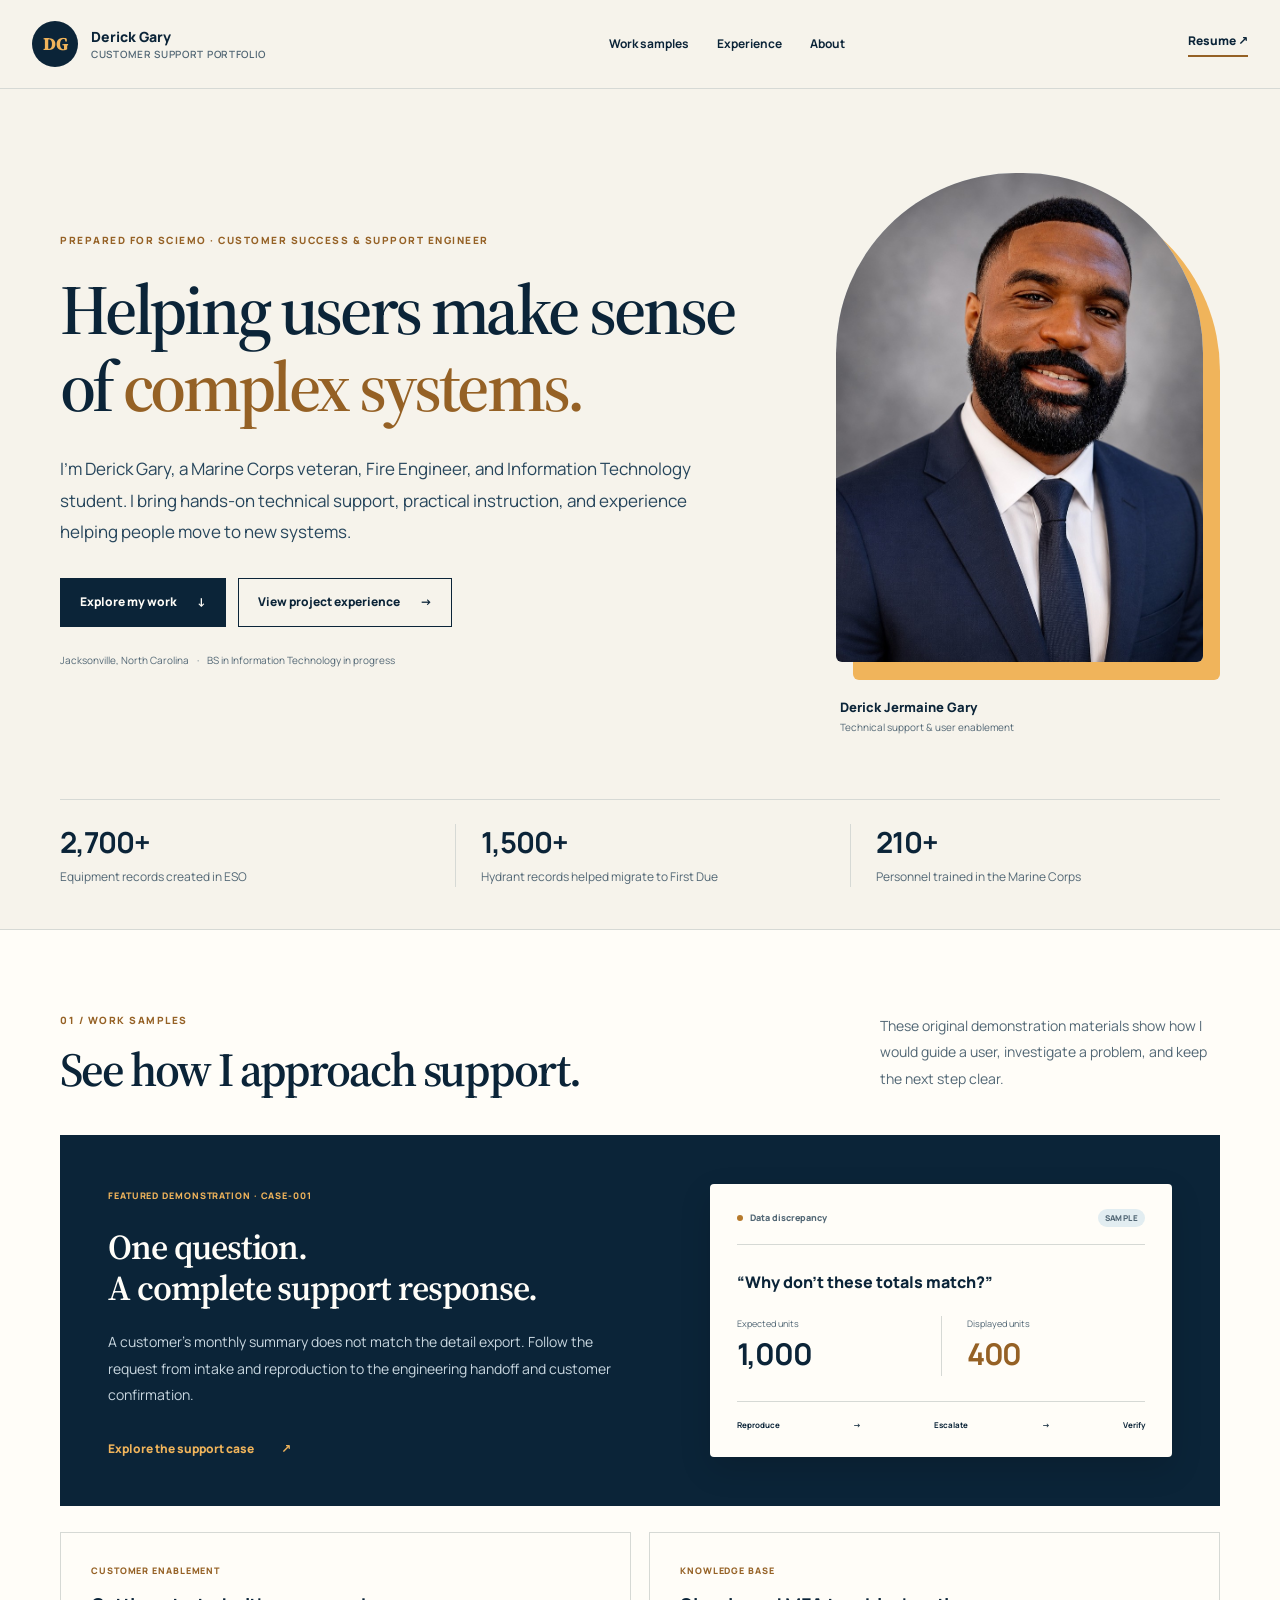
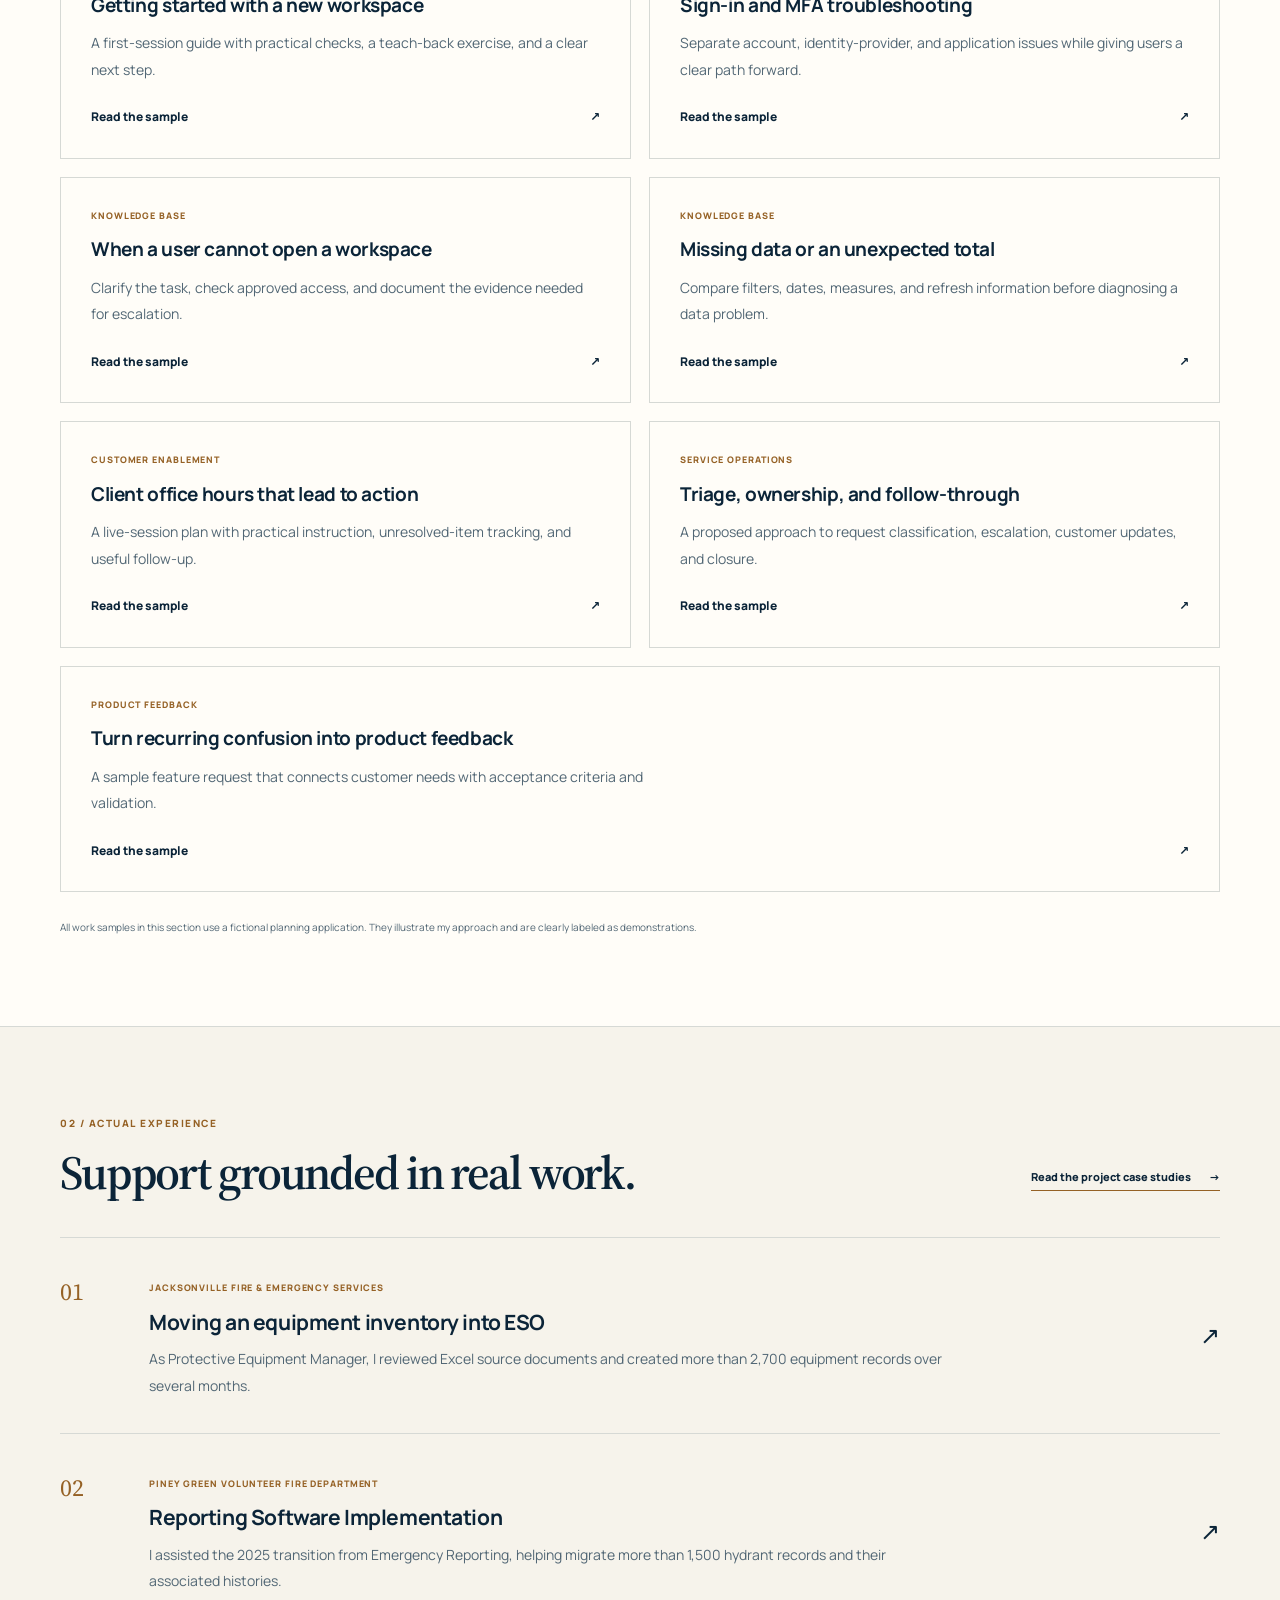
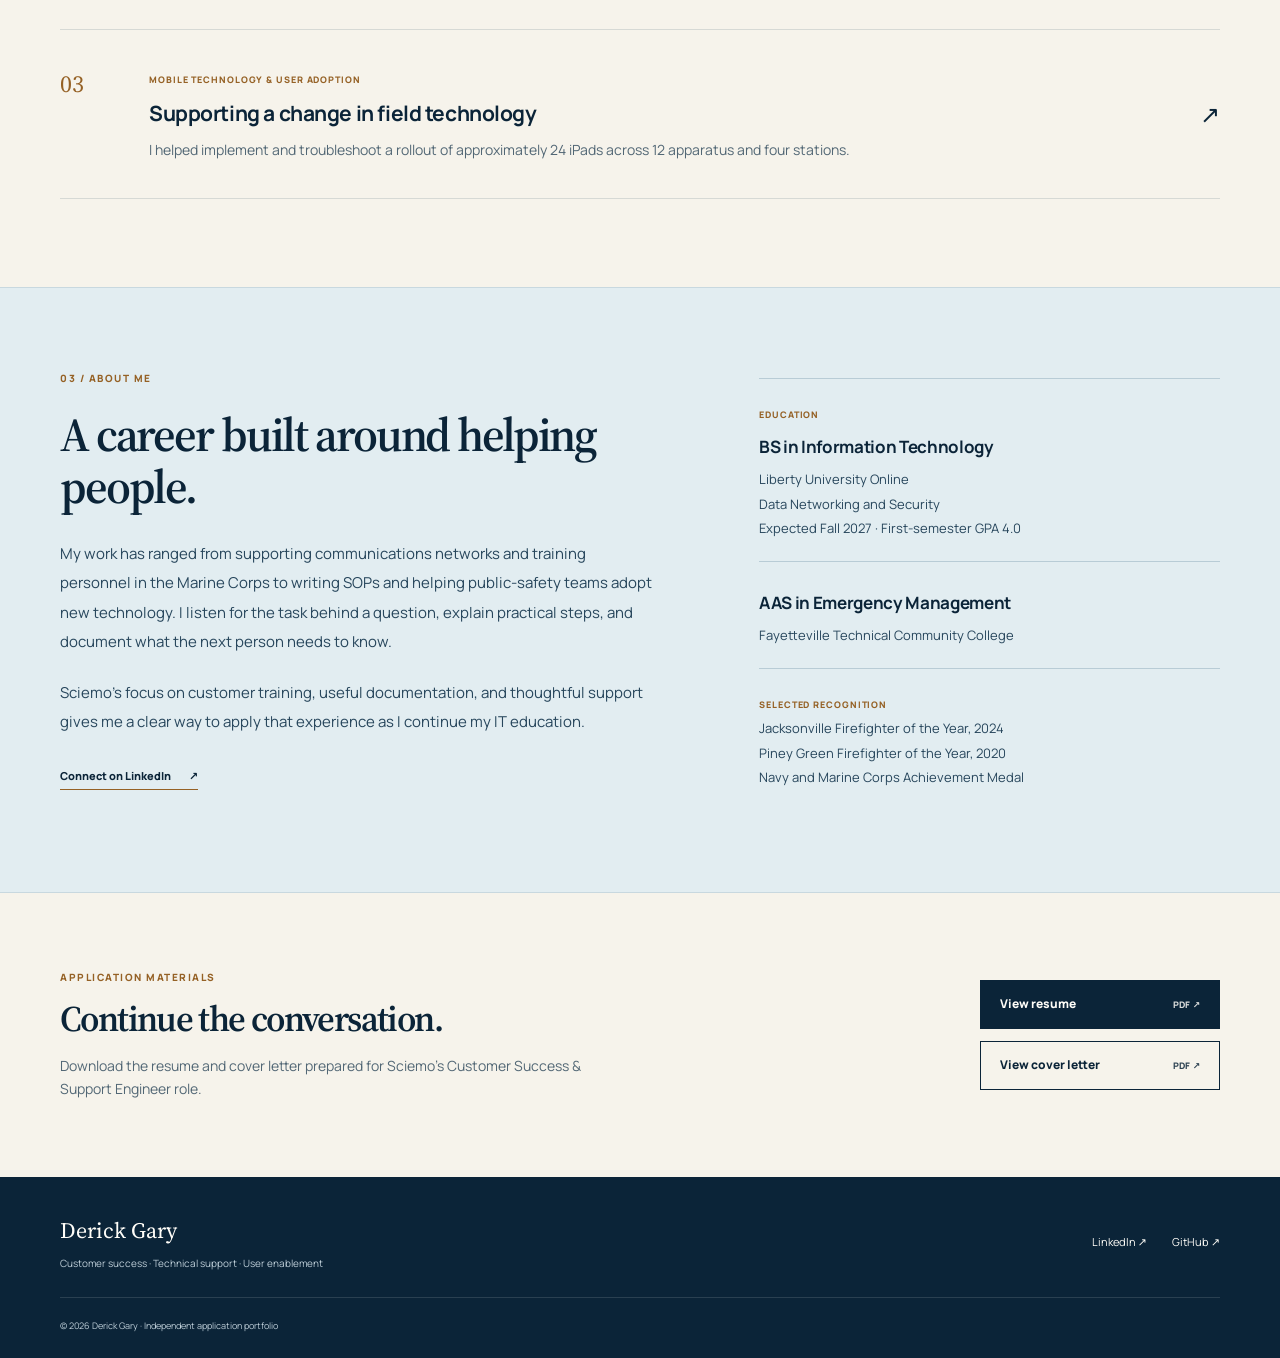
<file: index.html>
<!doctype html>
<html lang="en"><head><meta charset="utf-8"><meta name="viewport" content="width=device-width, initial-scale=1">
<title>Customer Success and Technical Support Portfolio | Derick Gary</title><meta name="description" content="Meet Derick Gary and explore customer onboarding guides, troubleshooting articles, support workflows, and real technology project case studies.">
<meta name="theme-color" content="#0b2438"><link rel="icon" type="image/svg+xml" href="favicon.svg">
<link rel="preconnect" href="https://fonts.googleapis.com"><link rel="preconnect" href="https://fonts.gstatic.com" crossorigin>
<link href="https://fonts.googleapis.com/css2?family=Manrope:wght@400;500;600;700;800&amp;family=Source+Serif+4:opsz,wght@8..60,600&amp;display=swap" rel="stylesheet">
<link rel="stylesheet" href="styles-v2.css"></head><body><a class="skip-link" href="#main">Skip to content</a><header class="site-header"><div class="header-inner">
<a class="identity" href="index.html" aria-label="Derick Gary portfolio home"><span class="monogram" aria-hidden="true">DG</span><span>Derick Gary<small>Customer support portfolio</small></span></a>
<nav class="desktop-nav" aria-label="Main navigation"><a href="index.html#work">Work samples</a><a href="project-experience.html">Experience</a><a href="index.html#about">About</a></nav>
<a class="nav-cta" href="resume.pdf" target="_blank" rel="noopener">Resume <span aria-hidden="true">↗</span></a>
<details class="mobile-nav"><summary>Menu</summary><nav aria-label="Mobile navigation"><a href="index.html#work">Work samples</a><a href="project-experience.html">Experience</a><a href="index.html#about">About</a><a href="resume.pdf">Resume PDF</a></nav></details>
</div></header>
<main id="main">
<section class="hero wrap"><div class="hero-copy"><p class="eyebrow">Prepared for Sciemo · Customer Success &amp; Support Engineer</p><h1>Helping users make sense of <em>complex systems.</em></h1><p class="hero-intro">I’m Derick Gary, a Marine Corps veteran, Fire Engineer, and Information Technology student. I bring hands-on technical support, practical instruction, and experience helping people move to new systems.</p><div class="actions"><a class="button primary" href="#work">Explore my work <span aria-hidden="true">↓</span></a><a class="button secondary" href="project-experience.html">View project experience <span aria-hidden="true">→</span></a></div><p class="hero-context">Jacksonville, North Carolina <span aria-hidden="true">·</span> BS in Information Technology in progress</p></div><div class="portrait-wrap"><div class="portrait-frame"><img src="headshot.jpg" alt="Professional portrait of Derick Gary" width="825" height="1100" fetchpriority="high"></div><div class="portrait-caption"><span>Derick Jermaine Gary</span><small>Technical support &amp; user enablement</small></div></div></section>
<section class="metrics wrap" aria-label="Selected professional experience"><div><strong>2,700+</strong><span>Equipment records created in ESO</span></div><div><strong>1,500+</strong><span>Hydrant records helped migrate to First Due</span></div><div><strong>210+</strong><span>Personnel trained in the Marine Corps</span></div></section>
<section id="work" class="work-section"><div class="wrap"><div class="section-heading"><div><p class="eyebrow">01 / Work samples</p><h2>See how I approach support.</h2></div><p>These original demonstration materials show how I would guide a user, investigate a problem, and keep the next step clear.</p></div>
<a class="featured-case" href="support-case.html"><div class="feature-copy"><span class="light-label">Featured demonstration · CASE-001</span><h3>One question.<br>A complete support response.</h3><p>A customer’s monthly summary does not match the detail export. Follow the request from intake and reproduction to the engineering handoff and customer confirmation.</p><span class="feature-link">Explore the support case <span aria-hidden="true">↗</span></span></div><div class="case-preview" aria-label="Fictional support case preview"><div class="preview-top"><span class="status-dot"></span>Data discrepancy<span class="demo-label">Sample</span></div><div class="preview-question">“Why don’t these totals match?”</div><div class="preview-numbers"><div><small>Expected units</small><strong>1,000</strong></div><div><small>Displayed units</small><strong>400</strong></div></div><div class="preview-flow"><span>Reproduce</span><span aria-hidden="true">→</span><span>Escalate</span><span aria-hidden="true">→</span><span>Verify</span></div></div></a>
<div class="sample-grid"><a class="sample-card" href="onboarding.html"><span class="card-label">Customer enablement</span><h3>Getting started with a new workspace</h3><p>A first-session guide with practical checks, a teach-back exercise, and a clear next step.</p><span class="card-link">Read the sample <span aria-hidden="true">↗</span></span></a><a class="sample-card" href="sign-in-and-mfa.html"><span class="card-label">Knowledge base</span><h3>Sign-in and MFA troubleshooting</h3><p>Separate account, identity-provider, and application issues while giving users a clear path forward.</p><span class="card-link">Read the sample <span aria-hidden="true">↗</span></span></a><a class="sample-card" href="workspace-access.html"><span class="card-label">Knowledge base</span><h3>When a user cannot open a workspace</h3><p>Clarify the task, check approved access, and document the evidence needed for escalation.</p><span class="card-link">Read the sample <span aria-hidden="true">↗</span></span></a><a class="sample-card" href="data-discrepancies.html"><span class="card-label">Knowledge base</span><h3>Missing data or an unexpected total</h3><p>Compare filters, dates, measures, and refresh information before diagnosing a data problem.</p><span class="card-link">Read the sample <span aria-hidden="true">↗</span></span></a><a class="sample-card" href="office-hours.html"><span class="card-label">Customer enablement</span><h3>Client office hours that lead to action</h3><p>A live-session plan with practical instruction, unresolved-item tracking, and useful follow-up.</p><span class="card-link">Read the sample <span aria-hidden="true">↗</span></span></a><a class="sample-card" href="service-operations.html"><span class="card-label">Service operations</span><h3>Triage, ownership, and follow-through</h3><p>A proposed approach to request classification, escalation, customer updates, and closure.</p><span class="card-link">Read the sample <span aria-hidden="true">↗</span></span></a><a class="sample-card" href="product-feedback.html"><span class="card-label">Product feedback</span><h3>Turn recurring confusion into product feedback</h3><p>A sample feature request that connects customer needs with acceptance criteria and validation.</p><span class="card-link">Read the sample <span aria-hidden="true">↗</span></span></a></div><p class="sample-note">All work samples in this section use a fictional planning application. They illustrate my approach and are clearly labeled as demonstrations.</p></div></section>
<section id="experience" class="experience-section wrap"><div class="section-heading"><div><p class="eyebrow">02 / Actual experience</p><h2>Support grounded in real work.</h2></div><a class="text-link" href="project-experience.html">Read the project case studies <span aria-hidden="true">→</span></a></div>
<div class="project-list"><a class="project-row" href="project-experience.html#jacksonville-firehouse-to-eso-equipment-migration"><div class="project-number">01</div><div><span class="card-label">Jacksonville Fire &amp; Emergency Services</span><h3>Moving an equipment inventory into ESO</h3><p>As Protective Equipment Manager, I reviewed Excel source documents and created more than 2,700 equipment records over several months.</p></div><span class="row-arrow" aria-hidden="true">↗</span></a>
<a class="project-row" href="project-experience.html#piney-green-emergency-reporting-to-first-due"><div class="project-number">02</div><div><span class="card-label">Piney Green Volunteer Fire Department</span><h3>Reporting Software Implementation</h3><p>I assisted the 2025 transition from Emergency Reporting, helping migrate more than 1,500 hydrant records and their associated histories.</p></div><span class="row-arrow" aria-hidden="true">↗</span></a>
<a class="project-row" href="project-experience.html#jacksonville-mobile-device-adoption"><div class="project-number">03</div><div><span class="card-label">Mobile technology &amp; user adoption</span><h3>Supporting a change in field technology</h3><p>I helped implement and troubleshoot a rollout of approximately 24 iPads across 12 apparatus and four stations.</p></div><span class="row-arrow" aria-hidden="true">↗</span></a></div></section>
<section id="about" class="about-section"><div class="wrap about-grid"><div><p class="eyebrow">03 / About me</p><h2>A career built around helping people.</h2><p>My work has ranged from supporting communications networks and training personnel in the Marine Corps to writing SOPs and helping public-safety teams adopt new technology. I listen for the task behind a question, explain practical steps, and document what the next person needs to know.</p><p>Sciemo’s focus on customer training, useful documentation, and thoughtful support gives me a clear way to apply that experience as I continue my IT education.</p><a class="text-link" href="https://www.linkedin.com/in/derick-gary-855312196" target="_blank" rel="noopener noreferrer">Connect on LinkedIn <span aria-hidden="true">↗</span></a></div><div class="about-facts"><div><span class="card-label">Education</span><h3>BS in Information Technology</h3><p>Liberty University Online<br>Data Networking and Security<br>Expected Fall 2027 · First-semester GPA 4.0</p></div><div><h3>AAS in Emergency Management</h3><p>Fayetteville Technical Community College</p></div><div><span class="card-label">Selected recognition</span><p>Jacksonville Firefighter of the Year, 2024<br>Piney Green Firefighter of the Year, 2020<br>Navy and Marine Corps Achievement Medal</p></div></div></div></section>
<section class="documents-section wrap"><div><p class="eyebrow">Application materials</p><h2>Continue the conversation.</h2><p>Download the resume and cover letter prepared for Sciemo’s Customer Success &amp; Support Engineer role.</p></div><div class="document-actions"><a class="button primary" href="resume.pdf" target="_blank" rel="noopener">View resume <span class="file-label">PDF ↗</span></a><a class="button secondary" href="cover-letter.pdf" target="_blank" rel="noopener">View cover letter <span class="file-label">PDF ↗</span></a></div></section>
</main><footer class="site-footer"><div class="wrap footer-inner"><div><a class="footer-name" href="index.html">Derick Gary</a><p>Customer success · Technical support · User enablement</p></div><div class="footer-links"><a href="https://www.linkedin.com/in/derick-gary-855312196" target="_blank" rel="noopener noreferrer">LinkedIn ↗</a><a href="https://github.com/jermaine2322/Sciemo-customer-support" target="_blank" rel="noopener noreferrer">GitHub ↗</a></div><p class="copyright">© 2026 Derick Gary · Independent application portfolio</p></div></footer></body></html>
</file>
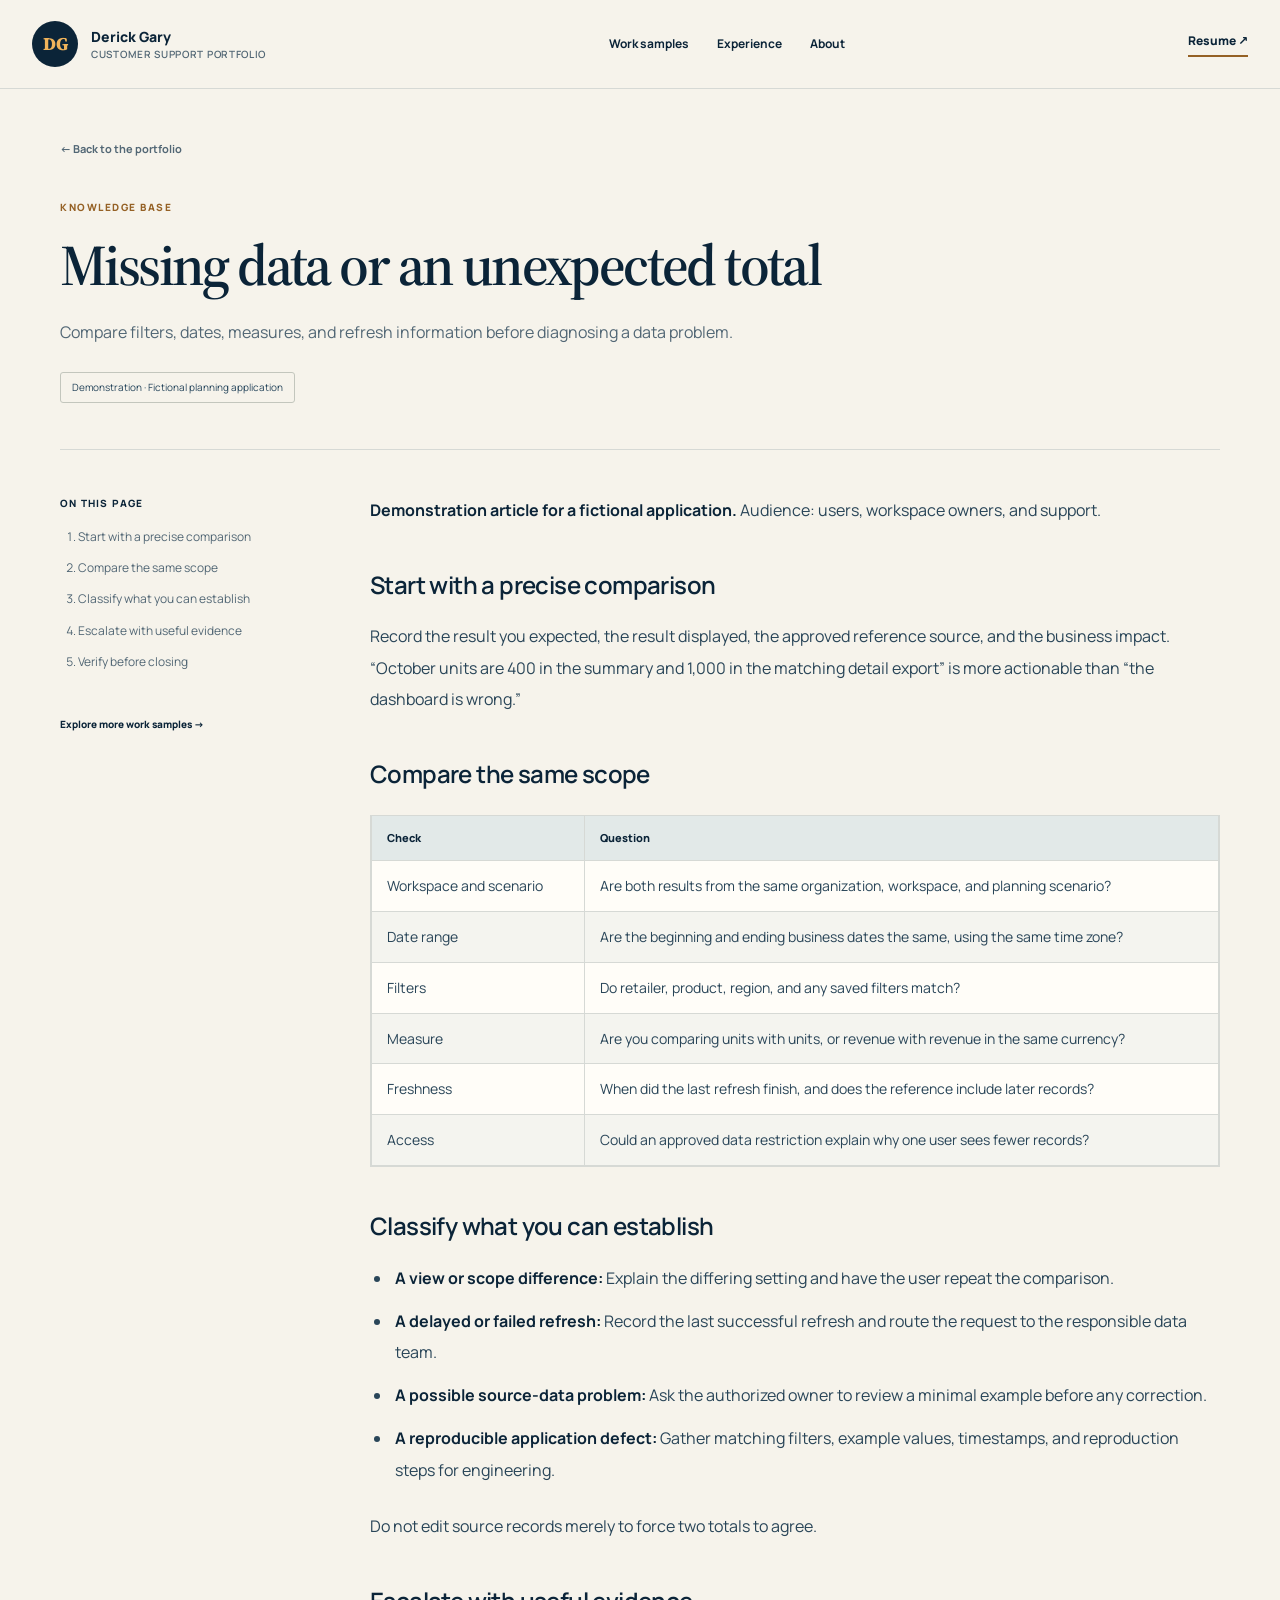
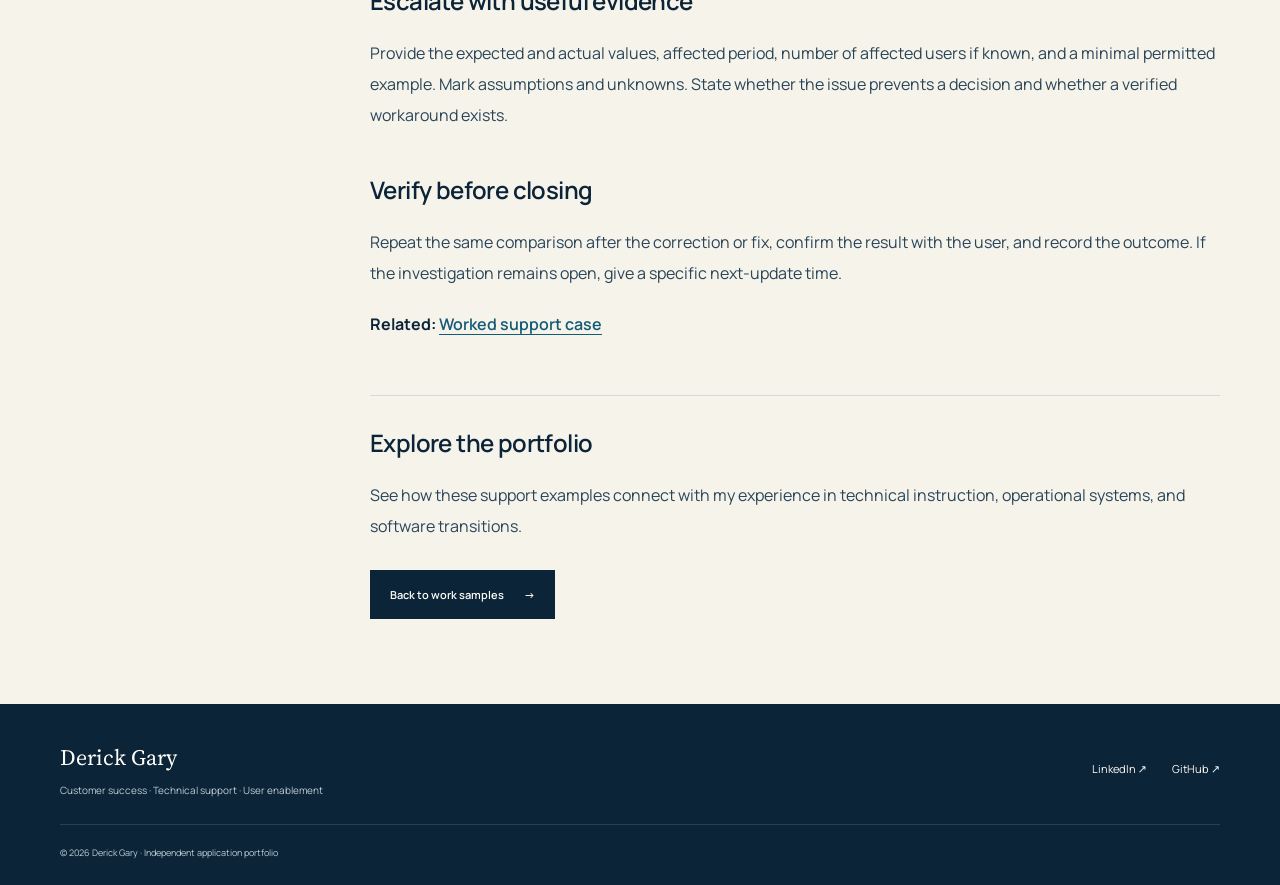
<file: data-discrepancies.html>
<!doctype html>
<html lang="en"><head><meta charset="utf-8"><meta name="viewport" content="width=device-width, initial-scale=1">
<title>Missing data or an unexpected total | Derick Gary</title><meta name="description" content="Compare filters, dates, measures, and refresh information before diagnosing a data problem.">
<meta name="theme-color" content="#0b2438"><link rel="icon" type="image/svg+xml" href="favicon.svg">
<link rel="preconnect" href="https://fonts.googleapis.com"><link rel="preconnect" href="https://fonts.gstatic.com" crossorigin>
<link href="https://fonts.googleapis.com/css2?family=Manrope:wght@400;500;600;700;800&amp;family=Source+Serif+4:opsz,wght@8..60,600&amp;display=swap" rel="stylesheet">
<link rel="stylesheet" href="styles-v2.css"></head><body><a class="skip-link" href="#main">Skip to content</a><header class="site-header"><div class="header-inner">
<a class="identity" href="index.html" aria-label="Derick Gary portfolio home"><span class="monogram" aria-hidden="true">DG</span><span>Derick Gary<small>Customer support portfolio</small></span></a>
<nav class="desktop-nav" aria-label="Main navigation"><a href="index.html#work">Work samples</a><a href="project-experience.html">Experience</a><a href="index.html#about">About</a></nav>
<a class="nav-cta" href="resume.pdf" target="_blank" rel="noopener">Resume <span aria-hidden="true">↗</span></a>
<details class="mobile-nav"><summary>Menu</summary><nav aria-label="Mobile navigation"><a href="index.html#work">Work samples</a><a href="project-experience.html">Experience</a><a href="index.html#about">About</a><a href="resume.pdf">Resume PDF</a></nav></details>
</div></header><main id="main"><section class="article-heading wrap"><a class="back-link" href="index.html#work">← Back to the portfolio</a><p class="eyebrow">Knowledge base</p><h1>Missing data or an unexpected total</h1><p class="article-deck">Compare filters, dates, measures, and refresh information before diagnosing a data problem.</p><span class="type-badge">Demonstration · Fictional planning application</span></section>
<div class="wrap article-layout"><aside class="article-toc"><p>On this page</p><ol><li><a href="#start-with-a-precise-comparison">Start with a precise comparison</a></li><li><a href="#compare-the-same-scope">Compare the same scope</a></li><li><a href="#classify-what-you-can-establish">Classify what you can establish</a></li><li><a href="#escalate-with-useful-evidence">Escalate with useful evidence</a></li><li><a href="#verify-before-closing">Verify before closing</a></li></ol><a class="toc-home" href="index.html#work">Explore more work samples →</a></aside><article class="article-body"><p><strong>Demonstration article for a fictional application.</strong> Audience: users, workspace owners, and support.</p>
<h2 id="start-with-a-precise-comparison">Start with a precise comparison</h2>
<p>Record the result you expected, the result displayed, the approved reference source, and the business impact. “October units are 400 in the summary and 1,000 in the matching detail export” is more actionable than “the dashboard is wrong.”</p>
<h2 id="compare-the-same-scope">Compare the same scope</h2>
<div class="table-scroll" role="region" aria-label="Check table" tabindex="0"><table><thead><tr><th scope="col">Check</th><th scope="col">Question</th></tr></thead><tbody><tr><td>Workspace and scenario</td><td>Are both results from the same organization, workspace, and planning scenario?</td></tr><tr><td>Date range</td><td>Are the beginning and ending business dates the same, using the same time zone?</td></tr><tr><td>Filters</td><td>Do retailer, product, region, and any saved filters match?</td></tr><tr><td>Measure</td><td>Are you comparing units with units, or revenue with revenue in the same currency?</td></tr><tr><td>Freshness</td><td>When did the last refresh finish, and does the reference include later records?</td></tr><tr><td>Access</td><td>Could an approved data restriction explain why one user sees fewer records?</td></tr></tbody></table></div>
<h2 id="classify-what-you-can-establish">Classify what you can establish</h2>
<ul><li><strong>A view or scope difference:</strong> Explain the differing setting and have the user repeat the comparison.</li><li><strong>A delayed or failed refresh:</strong> Record the last successful refresh and route the request to the responsible data team.</li><li><strong>A possible source-data problem:</strong> Ask the authorized owner to review a minimal example before any correction.</li><li><strong>A reproducible application defect:</strong> Gather matching filters, example values, timestamps, and reproduction steps for engineering.</li></ul>
<p>Do not edit source records merely to force two totals to agree.</p>
<h2 id="escalate-with-useful-evidence">Escalate with useful evidence</h2>
<p>Provide the expected and actual values, affected period, number of affected users if known, and a minimal permitted example. Mark assumptions and unknowns. State whether the issue prevents a decision and whether a verified workaround exists.</p>
<h2 id="verify-before-closing">Verify before closing</h2>
<p>Repeat the same comparison after the correction or fix, confirm the result with the user, and record the outcome. If the investigation remains open, give a specific next-update time.</p>
<p><strong>Related:</strong> <a href="support-case.html">Worked support case</a></p><div class="article-end"><h2>Explore the portfolio</h2><p>See how these support examples connect with my experience in technical instruction, operational systems, and software transitions.</p><a class="button primary" href="index.html#work">Back to work samples <span aria-hidden="true">→</span></a></div></article></div></main><footer class="site-footer"><div class="wrap footer-inner"><div><a class="footer-name" href="index.html">Derick Gary</a><p>Customer success · Technical support · User enablement</p></div><div class="footer-links"><a href="https://www.linkedin.com/in/derick-gary-855312196" target="_blank" rel="noopener noreferrer">LinkedIn ↗</a><a href="https://github.com/jermaine2322/Sciemo-customer-support" target="_blank" rel="noopener noreferrer">GitHub ↗</a></div><p class="copyright">© 2026 Derick Gary · Independent application portfolio</p></div></footer></body></html>
</file>
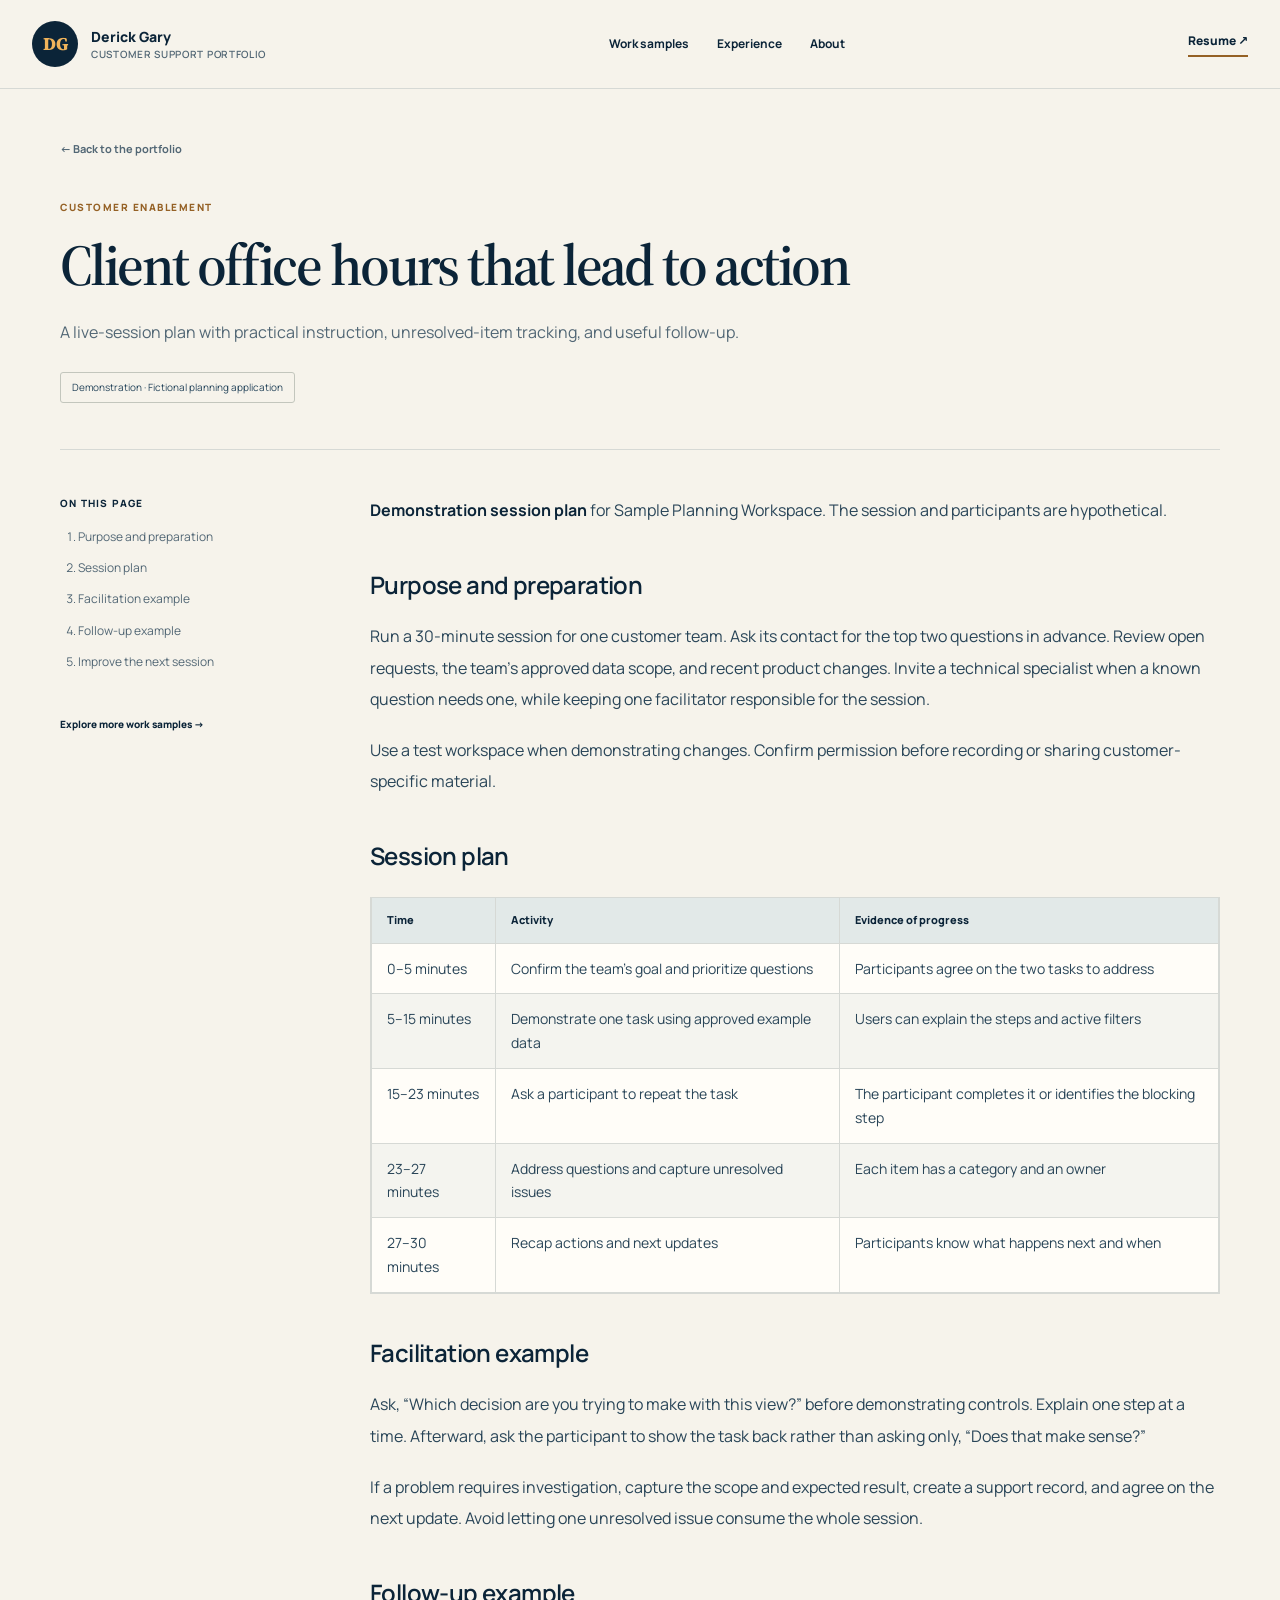
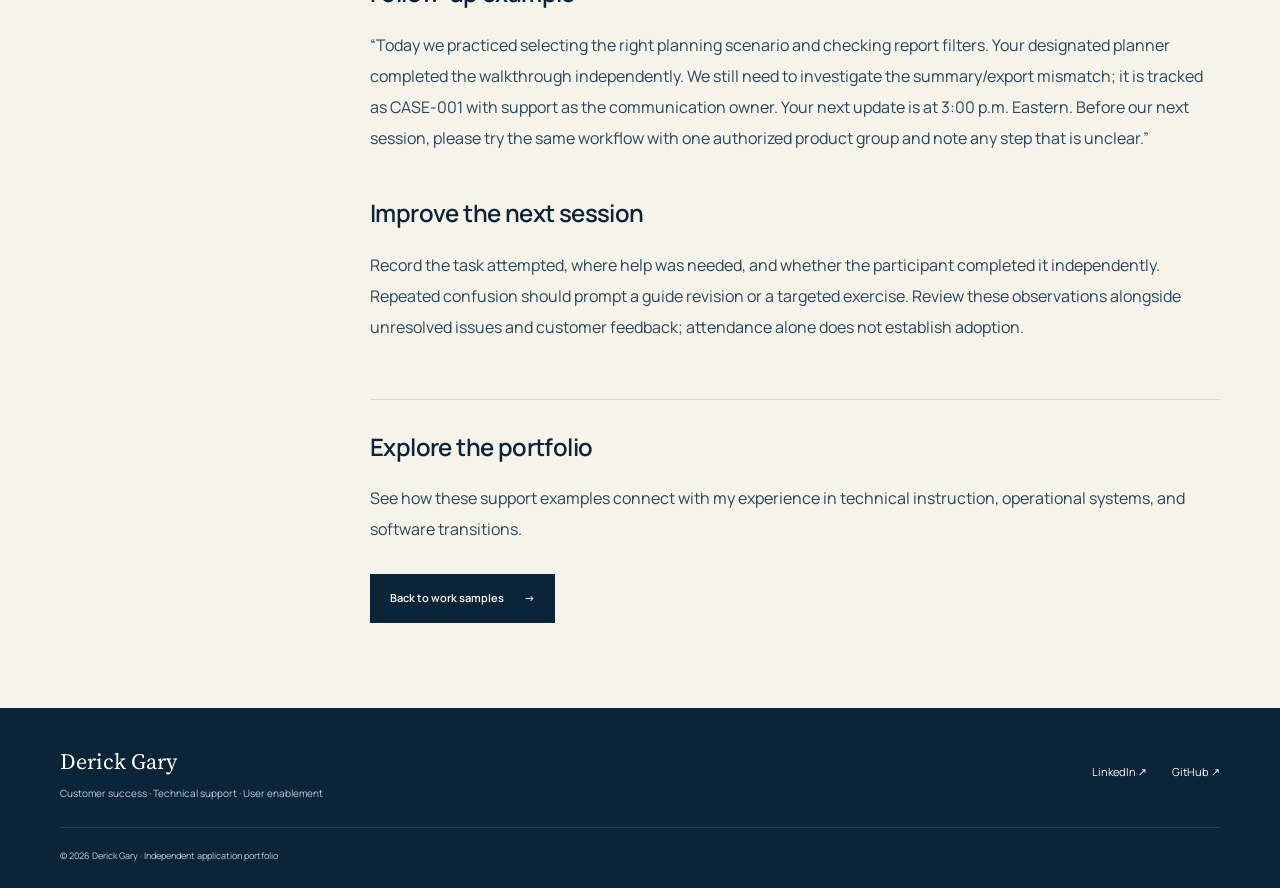
<file: office-hours.html>
<!doctype html>
<html lang="en"><head><meta charset="utf-8"><meta name="viewport" content="width=device-width, initial-scale=1">
<title>Client office hours that lead to action | Derick Gary</title><meta name="description" content="A live-session plan with practical instruction, unresolved-item tracking, and useful follow-up.">
<meta name="theme-color" content="#0b2438"><link rel="icon" type="image/svg+xml" href="favicon.svg">
<link rel="preconnect" href="https://fonts.googleapis.com"><link rel="preconnect" href="https://fonts.gstatic.com" crossorigin>
<link href="https://fonts.googleapis.com/css2?family=Manrope:wght@400;500;600;700;800&amp;family=Source+Serif+4:opsz,wght@8..60,600&amp;display=swap" rel="stylesheet">
<link rel="stylesheet" href="styles-v2.css"></head><body><a class="skip-link" href="#main">Skip to content</a><header class="site-header"><div class="header-inner">
<a class="identity" href="index.html" aria-label="Derick Gary portfolio home"><span class="monogram" aria-hidden="true">DG</span><span>Derick Gary<small>Customer support portfolio</small></span></a>
<nav class="desktop-nav" aria-label="Main navigation"><a href="index.html#work">Work samples</a><a href="project-experience.html">Experience</a><a href="index.html#about">About</a></nav>
<a class="nav-cta" href="resume.pdf" target="_blank" rel="noopener">Resume <span aria-hidden="true">↗</span></a>
<details class="mobile-nav"><summary>Menu</summary><nav aria-label="Mobile navigation"><a href="index.html#work">Work samples</a><a href="project-experience.html">Experience</a><a href="index.html#about">About</a><a href="resume.pdf">Resume PDF</a></nav></details>
</div></header><main id="main"><section class="article-heading wrap"><a class="back-link" href="index.html#work">← Back to the portfolio</a><p class="eyebrow">Customer enablement</p><h1>Client office hours that lead to action</h1><p class="article-deck">A live-session plan with practical instruction, unresolved-item tracking, and useful follow-up.</p><span class="type-badge">Demonstration · Fictional planning application</span></section>
<div class="wrap article-layout"><aside class="article-toc"><p>On this page</p><ol><li><a href="#purpose-and-preparation">Purpose and preparation</a></li><li><a href="#session-plan">Session plan</a></li><li><a href="#facilitation-example">Facilitation example</a></li><li><a href="#follow-up-example">Follow-up example</a></li><li><a href="#improve-the-next-session">Improve the next session</a></li></ol><a class="toc-home" href="index.html#work">Explore more work samples →</a></aside><article class="article-body"><p><strong>Demonstration session plan</strong> for Sample Planning Workspace. The session and participants are hypothetical.</p>
<h2 id="purpose-and-preparation">Purpose and preparation</h2>
<p>Run a 30-minute session for one customer team. Ask its contact for the top two questions in advance. Review open requests, the team&#x27;s approved data scope, and recent product changes. Invite a technical specialist when a known question needs one, while keeping one facilitator responsible for the session.</p>
<p>Use a test workspace when demonstrating changes. Confirm permission before recording or sharing customer-specific material.</p>
<h2 id="session-plan">Session plan</h2>
<div class="table-scroll" role="region" aria-label="Time table" tabindex="0"><table><thead><tr><th scope="col">Time</th><th scope="col">Activity</th><th scope="col">Evidence of progress</th></tr></thead><tbody><tr><td>0–5 minutes</td><td>Confirm the team&#x27;s goal and prioritize questions</td><td>Participants agree on the two tasks to address</td></tr><tr><td>5–15 minutes</td><td>Demonstrate one task using approved example data</td><td>Users can explain the steps and active filters</td></tr><tr><td>15–23 minutes</td><td>Ask a participant to repeat the task</td><td>The participant completes it or identifies the blocking step</td></tr><tr><td>23–27 minutes</td><td>Address questions and capture unresolved issues</td><td>Each item has a category and an owner</td></tr><tr><td>27–30 minutes</td><td>Recap actions and next updates</td><td>Participants know what happens next and when</td></tr></tbody></table></div>
<h2 id="facilitation-example">Facilitation example</h2>
<p>Ask, “Which decision are you trying to make with this view?” before demonstrating controls. Explain one step at a time. Afterward, ask the participant to show the task back rather than asking only, “Does that make sense?”</p>
<p>If a problem requires investigation, capture the scope and expected result, create a support record, and agree on the next update. Avoid letting one unresolved issue consume the whole session.</p>
<h2 id="follow-up-example">Follow-up example</h2>
<p>“Today we practiced selecting the right planning scenario and checking report filters. Your designated planner completed the walkthrough independently. We still need to investigate the summary/export mismatch; it is tracked as CASE-001 with support as the communication owner. Your next update is at 3:00 p.m. Eastern. Before our next session, please try the same workflow with one authorized product group and note any step that is unclear.”</p>
<h2 id="improve-the-next-session">Improve the next session</h2>
<p>Record the task attempted, where help was needed, and whether the participant completed it independently. Repeated confusion should prompt a guide revision or a targeted exercise. Review these observations alongside unresolved issues and customer feedback; attendance alone does not establish adoption.</p><div class="article-end"><h2>Explore the portfolio</h2><p>See how these support examples connect with my experience in technical instruction, operational systems, and software transitions.</p><a class="button primary" href="index.html#work">Back to work samples <span aria-hidden="true">→</span></a></div></article></div></main><footer class="site-footer"><div class="wrap footer-inner"><div><a class="footer-name" href="index.html">Derick Gary</a><p>Customer success · Technical support · User enablement</p></div><div class="footer-links"><a href="https://www.linkedin.com/in/derick-gary-855312196" target="_blank" rel="noopener noreferrer">LinkedIn ↗</a><a href="https://github.com/jermaine2322/Sciemo-customer-support" target="_blank" rel="noopener noreferrer">GitHub ↗</a></div><p class="copyright">© 2026 Derick Gary · Independent application portfolio</p></div></footer></body></html>
</file>
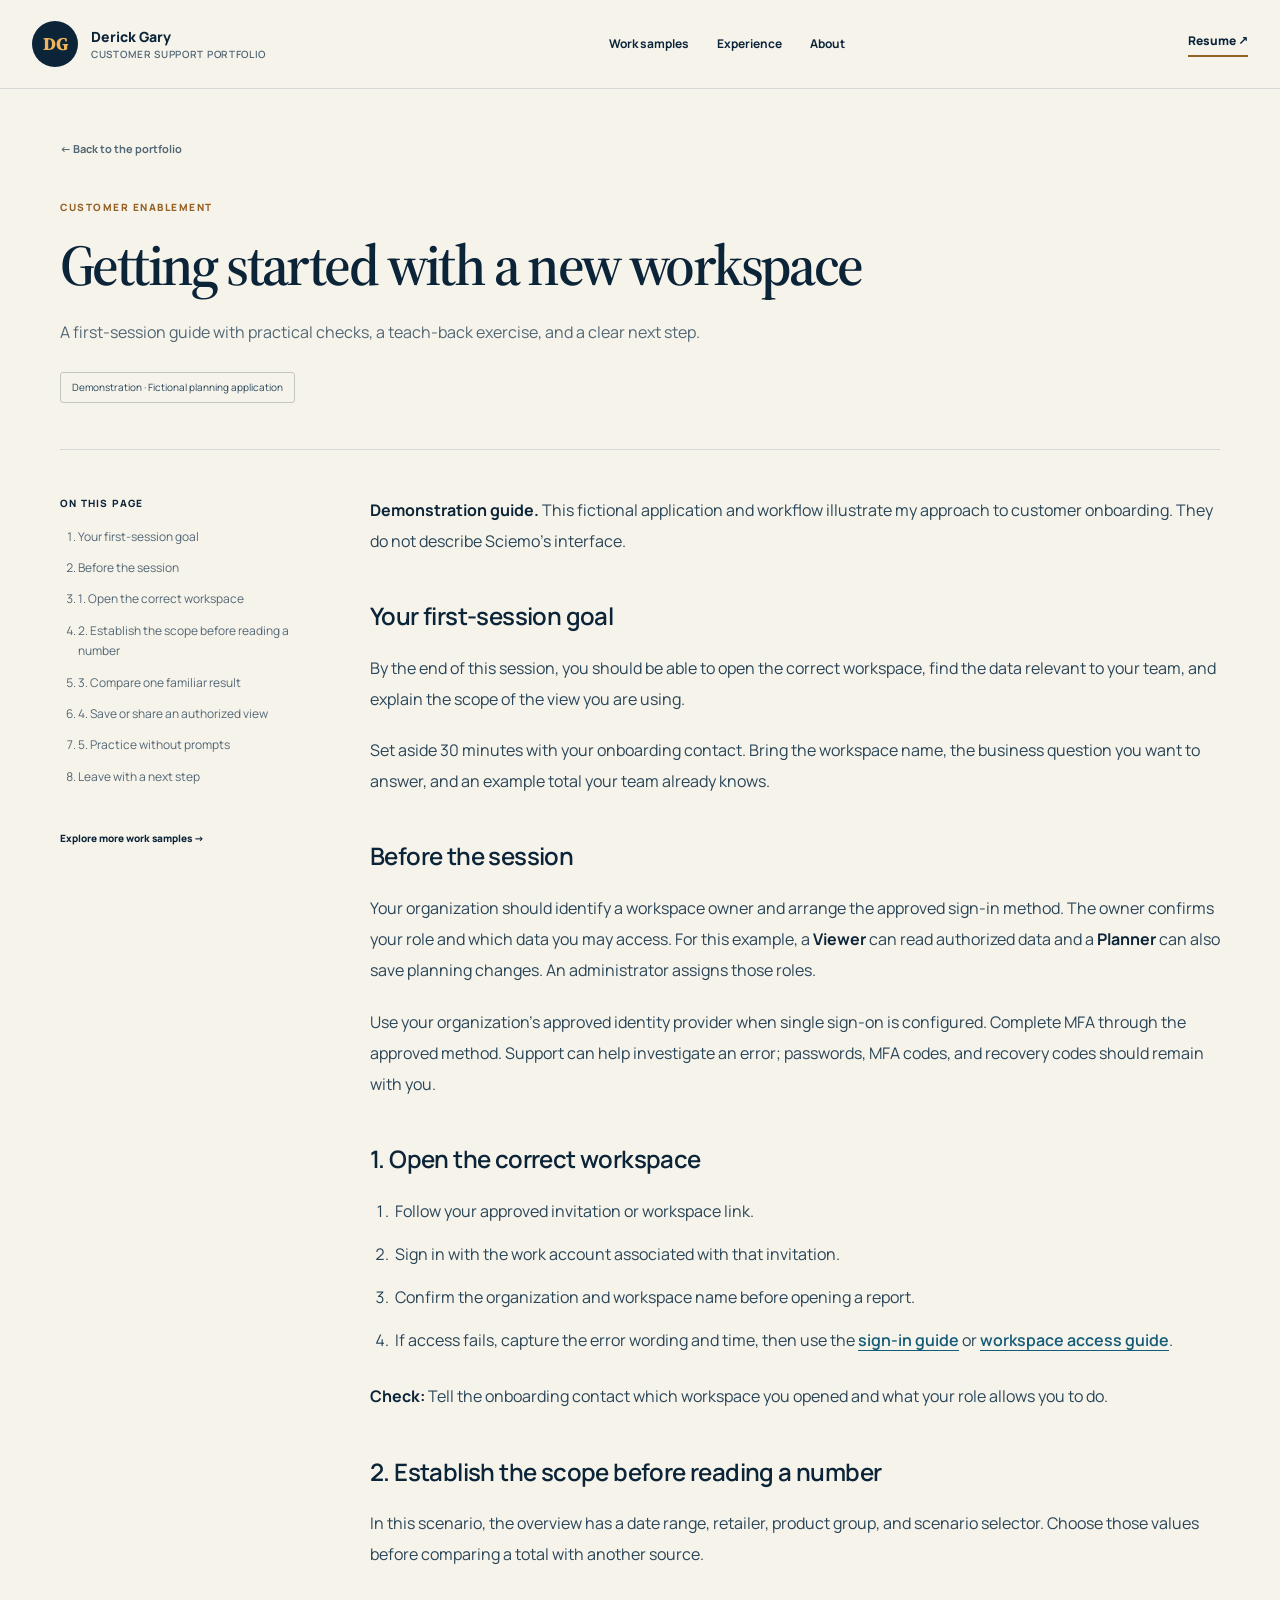
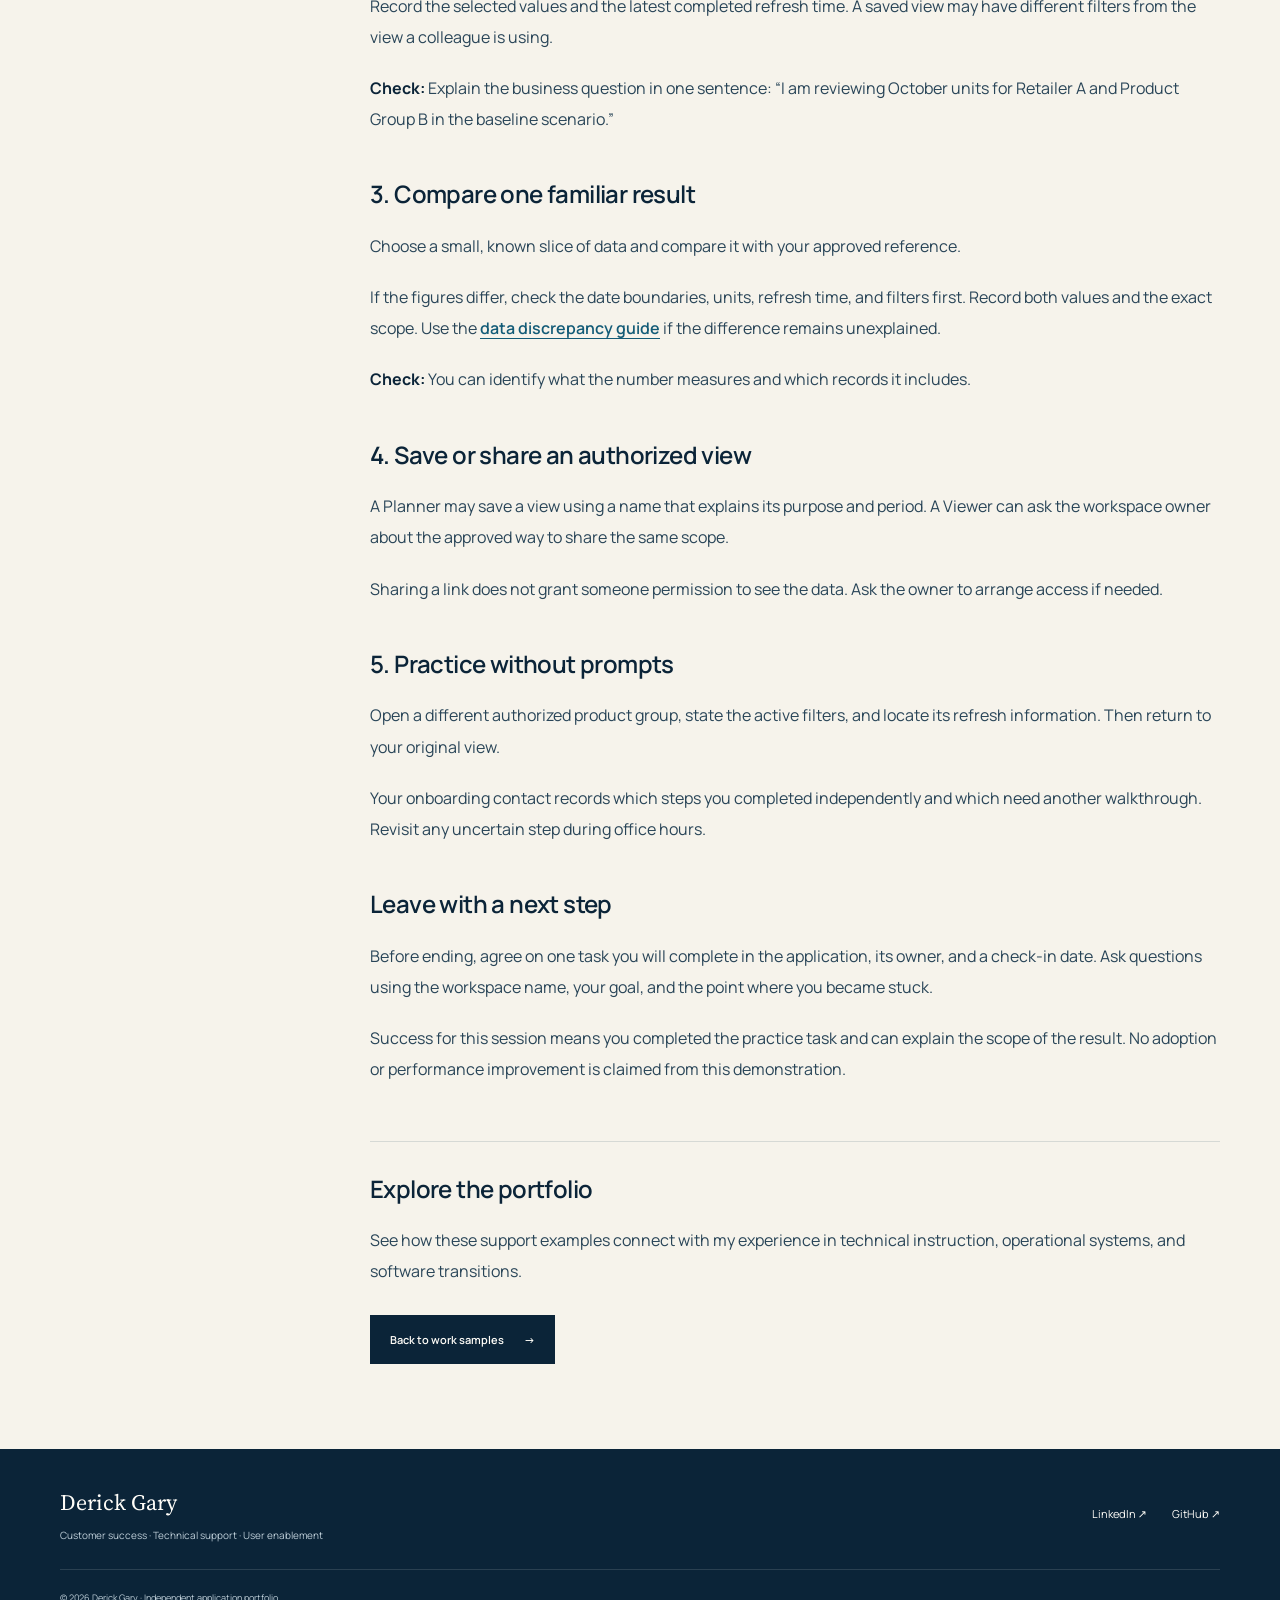
<file: onboarding.html>
<!doctype html>
<html lang="en"><head><meta charset="utf-8"><meta name="viewport" content="width=device-width, initial-scale=1">
<title>Getting started with a new workspace | Derick Gary</title><meta name="description" content="A first-session guide with practical checks, a teach-back exercise, and a clear next step.">
<meta name="theme-color" content="#0b2438"><link rel="icon" type="image/svg+xml" href="favicon.svg">
<link rel="preconnect" href="https://fonts.googleapis.com"><link rel="preconnect" href="https://fonts.gstatic.com" crossorigin>
<link href="https://fonts.googleapis.com/css2?family=Manrope:wght@400;500;600;700;800&amp;family=Source+Serif+4:opsz,wght@8..60,600&amp;display=swap" rel="stylesheet">
<link rel="stylesheet" href="styles-v2.css"></head><body><a class="skip-link" href="#main">Skip to content</a><header class="site-header"><div class="header-inner">
<a class="identity" href="index.html" aria-label="Derick Gary portfolio home"><span class="monogram" aria-hidden="true">DG</span><span>Derick Gary<small>Customer support portfolio</small></span></a>
<nav class="desktop-nav" aria-label="Main navigation"><a href="index.html#work">Work samples</a><a href="project-experience.html">Experience</a><a href="index.html#about">About</a></nav>
<a class="nav-cta" href="resume.pdf" target="_blank" rel="noopener">Resume <span aria-hidden="true">↗</span></a>
<details class="mobile-nav"><summary>Menu</summary><nav aria-label="Mobile navigation"><a href="index.html#work">Work samples</a><a href="project-experience.html">Experience</a><a href="index.html#about">About</a><a href="resume.pdf">Resume PDF</a></nav></details>
</div></header><main id="main"><section class="article-heading wrap"><a class="back-link" href="index.html#work">← Back to the portfolio</a><p class="eyebrow">Customer enablement</p><h1>Getting started with a new workspace</h1><p class="article-deck">A first-session guide with practical checks, a teach-back exercise, and a clear next step.</p><span class="type-badge">Demonstration · Fictional planning application</span></section>
<div class="wrap article-layout"><aside class="article-toc"><p>On this page</p><ol><li><a href="#your-first-session-goal">Your first-session goal</a></li><li><a href="#before-the-session">Before the session</a></li><li><a href="#1-open-the-correct-workspace">1. Open the correct workspace</a></li><li><a href="#2-establish-the-scope-before-reading-a-number">2. Establish the scope before reading a number</a></li><li><a href="#3-compare-one-familiar-result">3. Compare one familiar result</a></li><li><a href="#4-save-or-share-an-authorized-view">4. Save or share an authorized view</a></li><li><a href="#5-practice-without-prompts">5. Practice without prompts</a></li><li><a href="#leave-with-a-next-step">Leave with a next step</a></li></ol><a class="toc-home" href="index.html#work">Explore more work samples →</a></aside><article class="article-body"><p><strong>Demonstration guide.</strong> This fictional application and workflow illustrate my approach to customer onboarding. They do not describe Sciemo&#x27;s interface.</p>
<h2 id="your-first-session-goal">Your first-session goal</h2>
<p>By the end of this session, you should be able to open the correct workspace, find the data relevant to your team, and explain the scope of the view you are using.</p>
<p>Set aside 30 minutes with your onboarding contact. Bring the workspace name, the business question you want to answer, and an example total your team already knows.</p>
<h2 id="before-the-session">Before the session</h2>
<p>Your organization should identify a workspace owner and arrange the approved sign-in method. The owner confirms your role and which data you may access. For this example, a <strong>Viewer</strong> can read authorized data and a <strong>Planner</strong> can also save planning changes. An administrator assigns those roles.</p>
<p>Use your organization&#x27;s approved identity provider when single sign-on is configured. Complete MFA through the approved method. Support can help investigate an error; passwords, MFA codes, and recovery codes should remain with you.</p>
<h2 id="1-open-the-correct-workspace">1. Open the correct workspace</h2>
<ol><li>Follow your approved invitation or workspace link.</li><li>Sign in with the work account associated with that invitation.</li><li>Confirm the organization and workspace name before opening a report.</li><li>If access fails, capture the error wording and time, then use the <a href="sign-in-and-mfa.html">sign-in guide</a> or <a href="workspace-access.html">workspace access guide</a>.</li></ol>
<p><strong>Check:</strong> Tell the onboarding contact which workspace you opened and what your role allows you to do.</p>
<h2 id="2-establish-the-scope-before-reading-a-number">2. Establish the scope before reading a number</h2>
<p>In this scenario, the overview has a date range, retailer, product group, and scenario selector. Choose those values before comparing a total with another source.</p>
<p>Record the selected values and the latest completed refresh time. A saved view may have different filters from the view a colleague is using.</p>
<p><strong>Check:</strong> Explain the business question in one sentence: “I am reviewing October units for Retailer A and Product Group B in the baseline scenario.”</p>
<h2 id="3-compare-one-familiar-result">3. Compare one familiar result</h2>
<p>Choose a small, known slice of data and compare it with your approved reference.</p>
<p>If the figures differ, check the date boundaries, units, refresh time, and filters first. Record both values and the exact scope. Use the <a href="data-discrepancies.html">data discrepancy guide</a> if the difference remains unexplained.</p>
<p><strong>Check:</strong> You can identify what the number measures and which records it includes.</p>
<h2 id="4-save-or-share-an-authorized-view">4. Save or share an authorized view</h2>
<p>A Planner may save a view using a name that explains its purpose and period. A Viewer can ask the workspace owner about the approved way to share the same scope.</p>
<p>Sharing a link does not grant someone permission to see the data. Ask the owner to arrange access if needed.</p>
<h2 id="5-practice-without-prompts">5. Practice without prompts</h2>
<p>Open a different authorized product group, state the active filters, and locate its refresh information. Then return to your original view.</p>
<p>Your onboarding contact records which steps you completed independently and which need another walkthrough. Revisit any uncertain step during office hours.</p>
<h2 id="leave-with-a-next-step">Leave with a next step</h2>
<p>Before ending, agree on one task you will complete in the application, its owner, and a check-in date. Ask questions using the workspace name, your goal, and the point where you became stuck.</p>
<p>Success for this session means you completed the practice task and can explain the scope of the result. No adoption or performance improvement is claimed from this demonstration.</p><div class="article-end"><h2>Explore the portfolio</h2><p>See how these support examples connect with my experience in technical instruction, operational systems, and software transitions.</p><a class="button primary" href="index.html#work">Back to work samples <span aria-hidden="true">→</span></a></div></article></div></main><footer class="site-footer"><div class="wrap footer-inner"><div><a class="footer-name" href="index.html">Derick Gary</a><p>Customer success · Technical support · User enablement</p></div><div class="footer-links"><a href="https://www.linkedin.com/in/derick-gary-855312196" target="_blank" rel="noopener noreferrer">LinkedIn ↗</a><a href="https://github.com/jermaine2322/Sciemo-customer-support" target="_blank" rel="noopener noreferrer">GitHub ↗</a></div><p class="copyright">© 2026 Derick Gary · Independent application portfolio</p></div></footer></body></html>
</file>
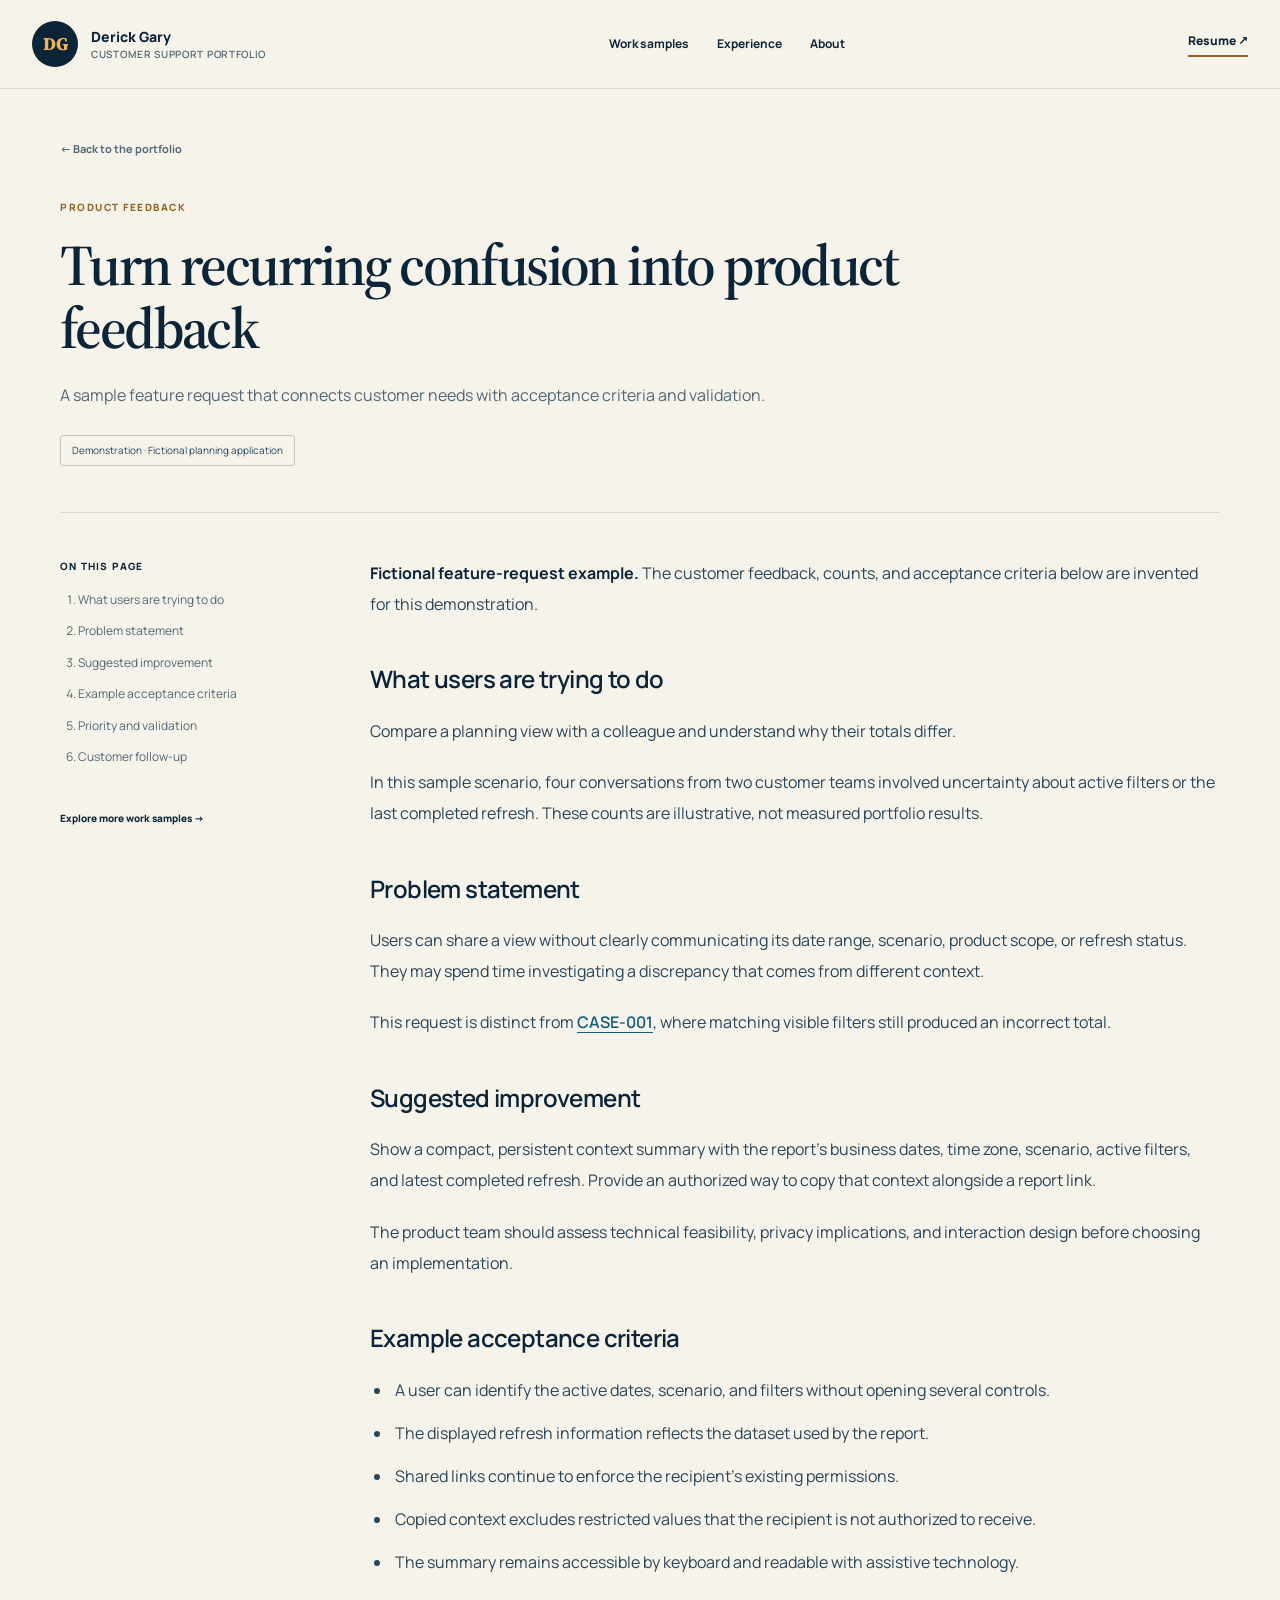
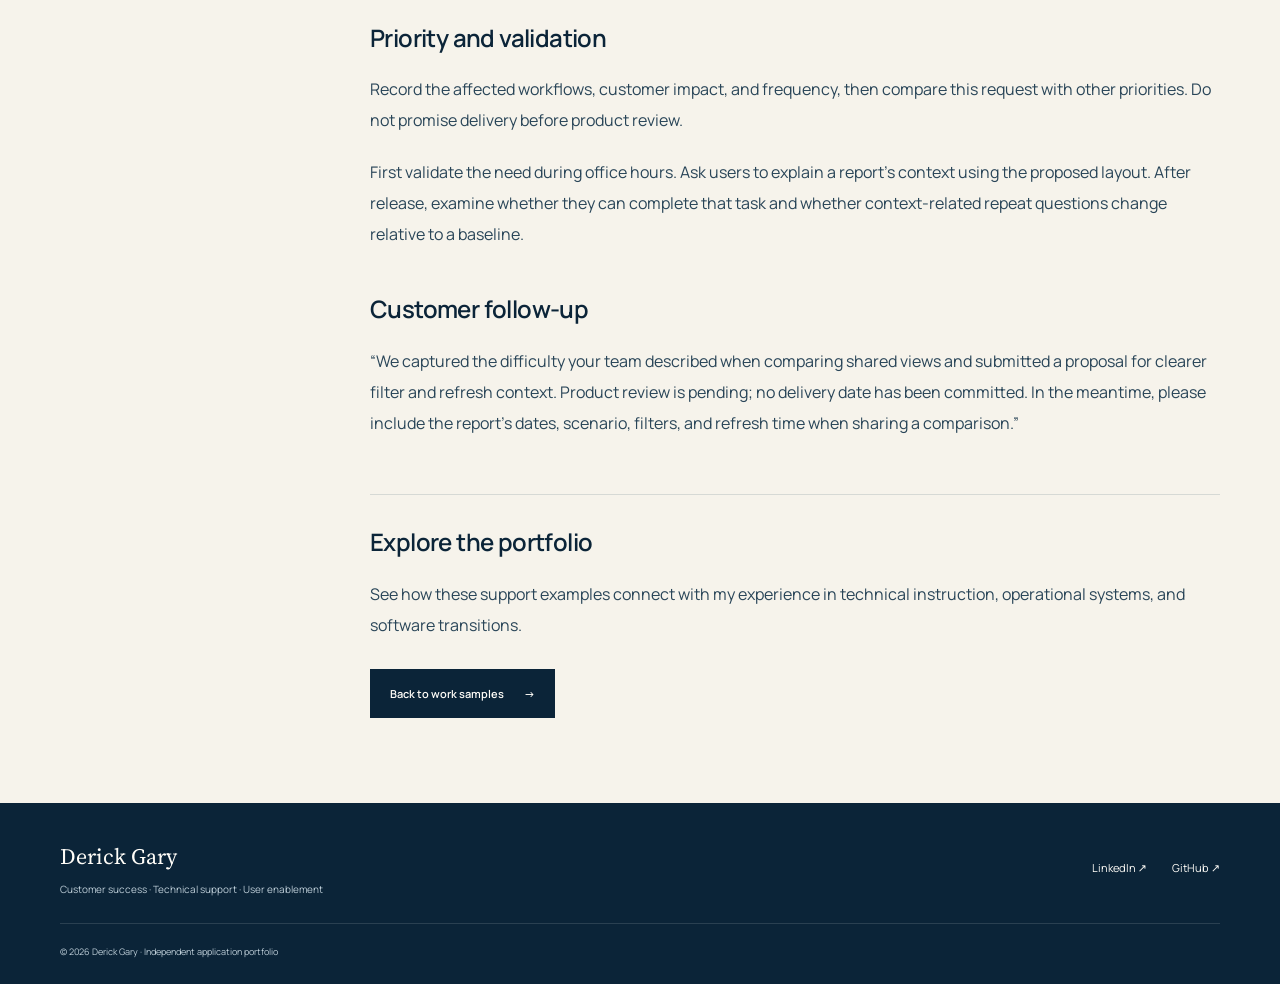
<file: product-feedback.html>
<!doctype html>
<html lang="en"><head><meta charset="utf-8"><meta name="viewport" content="width=device-width, initial-scale=1">
<title>Turn recurring confusion into product feedback | Derick Gary</title><meta name="description" content="A sample feature request that connects customer needs with acceptance criteria and validation.">
<meta name="theme-color" content="#0b2438"><link rel="icon" type="image/svg+xml" href="favicon.svg">
<link rel="preconnect" href="https://fonts.googleapis.com"><link rel="preconnect" href="https://fonts.gstatic.com" crossorigin>
<link href="https://fonts.googleapis.com/css2?family=Manrope:wght@400;500;600;700;800&amp;family=Source+Serif+4:opsz,wght@8..60,600&amp;display=swap" rel="stylesheet">
<link rel="stylesheet" href="styles-v2.css"></head><body><a class="skip-link" href="#main">Skip to content</a><header class="site-header"><div class="header-inner">
<a class="identity" href="index.html" aria-label="Derick Gary portfolio home"><span class="monogram" aria-hidden="true">DG</span><span>Derick Gary<small>Customer support portfolio</small></span></a>
<nav class="desktop-nav" aria-label="Main navigation"><a href="index.html#work">Work samples</a><a href="project-experience.html">Experience</a><a href="index.html#about">About</a></nav>
<a class="nav-cta" href="resume.pdf" target="_blank" rel="noopener">Resume <span aria-hidden="true">↗</span></a>
<details class="mobile-nav"><summary>Menu</summary><nav aria-label="Mobile navigation"><a href="index.html#work">Work samples</a><a href="project-experience.html">Experience</a><a href="index.html#about">About</a><a href="resume.pdf">Resume PDF</a></nav></details>
</div></header><main id="main"><section class="article-heading wrap"><a class="back-link" href="index.html#work">← Back to the portfolio</a><p class="eyebrow">Product feedback</p><h1>Turn recurring confusion into product feedback</h1><p class="article-deck">A sample feature request that connects customer needs with acceptance criteria and validation.</p><span class="type-badge">Demonstration · Fictional planning application</span></section>
<div class="wrap article-layout"><aside class="article-toc"><p>On this page</p><ol><li><a href="#what-users-are-trying-to-do">What users are trying to do</a></li><li><a href="#problem-statement">Problem statement</a></li><li><a href="#suggested-improvement">Suggested improvement</a></li><li><a href="#example-acceptance-criteria">Example acceptance criteria</a></li><li><a href="#priority-and-validation">Priority and validation</a></li><li><a href="#customer-follow-up">Customer follow-up</a></li></ol><a class="toc-home" href="index.html#work">Explore more work samples →</a></aside><article class="article-body"><p><strong>Fictional feature-request example.</strong> The customer feedback, counts, and acceptance criteria below are invented for this demonstration.</p>
<h2 id="what-users-are-trying-to-do">What users are trying to do</h2>
<p>Compare a planning view with a colleague and understand why their totals differ.</p>
<p>In this sample scenario, four conversations from two customer teams involved uncertainty about active filters or the last completed refresh. These counts are illustrative, not measured portfolio results.</p>
<h2 id="problem-statement">Problem statement</h2>
<p>Users can share a view without clearly communicating its date range, scenario, product scope, or refresh status. They may spend time investigating a discrepancy that comes from different context.</p>
<p>This request is distinct from <a href="support-case.html">CASE-001</a>, where matching visible filters still produced an incorrect total.</p>
<h2 id="suggested-improvement">Suggested improvement</h2>
<p>Show a compact, persistent context summary with the report&#x27;s business dates, time zone, scenario, active filters, and latest completed refresh. Provide an authorized way to copy that context alongside a report link.</p>
<p>The product team should assess technical feasibility, privacy implications, and interaction design before choosing an implementation.</p>
<h2 id="example-acceptance-criteria">Example acceptance criteria</h2>
<ul><li>A user can identify the active dates, scenario, and filters without opening several controls.</li><li>The displayed refresh information reflects the dataset used by the report.</li><li>Shared links continue to enforce the recipient&#x27;s existing permissions.</li><li>Copied context excludes restricted values that the recipient is not authorized to receive.</li><li>The summary remains accessible by keyboard and readable with assistive technology.</li></ul>
<h2 id="priority-and-validation">Priority and validation</h2>
<p>Record the affected workflows, customer impact, and frequency, then compare this request with other priorities. Do not promise delivery before product review.</p>
<p>First validate the need during office hours. Ask users to explain a report&#x27;s context using the proposed layout. After release, examine whether they can complete that task and whether context-related repeat questions change relative to a baseline.</p>
<h2 id="customer-follow-up">Customer follow-up</h2>
<p>“We captured the difficulty your team described when comparing shared views and submitted a proposal for clearer filter and refresh context. Product review is pending; no delivery date has been committed. In the meantime, please include the report&#x27;s dates, scenario, filters, and refresh time when sharing a comparison.”</p><div class="article-end"><h2>Explore the portfolio</h2><p>See how these support examples connect with my experience in technical instruction, operational systems, and software transitions.</p><a class="button primary" href="index.html#work">Back to work samples <span aria-hidden="true">→</span></a></div></article></div></main><footer class="site-footer"><div class="wrap footer-inner"><div><a class="footer-name" href="index.html">Derick Gary</a><p>Customer success · Technical support · User enablement</p></div><div class="footer-links"><a href="https://www.linkedin.com/in/derick-gary-855312196" target="_blank" rel="noopener noreferrer">LinkedIn ↗</a><a href="https://github.com/jermaine2322/Sciemo-customer-support" target="_blank" rel="noopener noreferrer">GitHub ↗</a></div><p class="copyright">© 2026 Derick Gary · Independent application portfolio</p></div></footer></body></html>
</file>
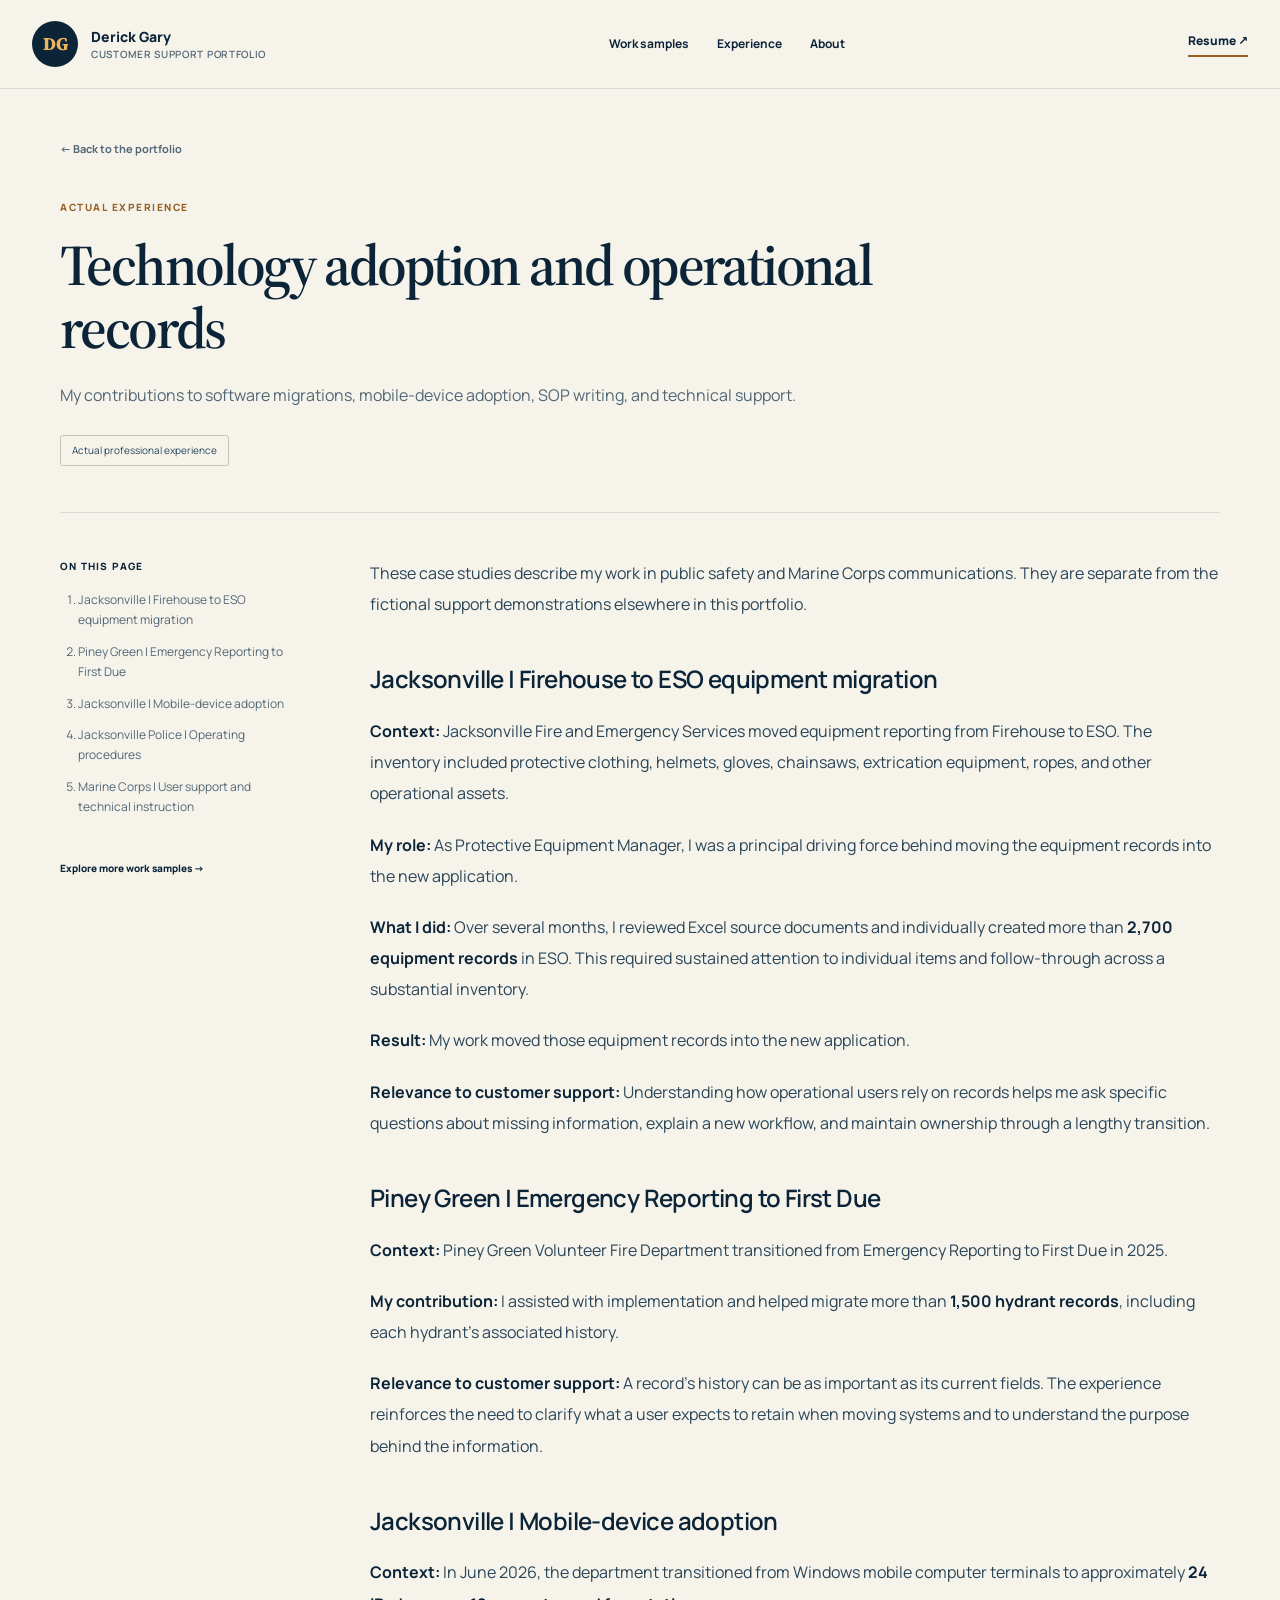
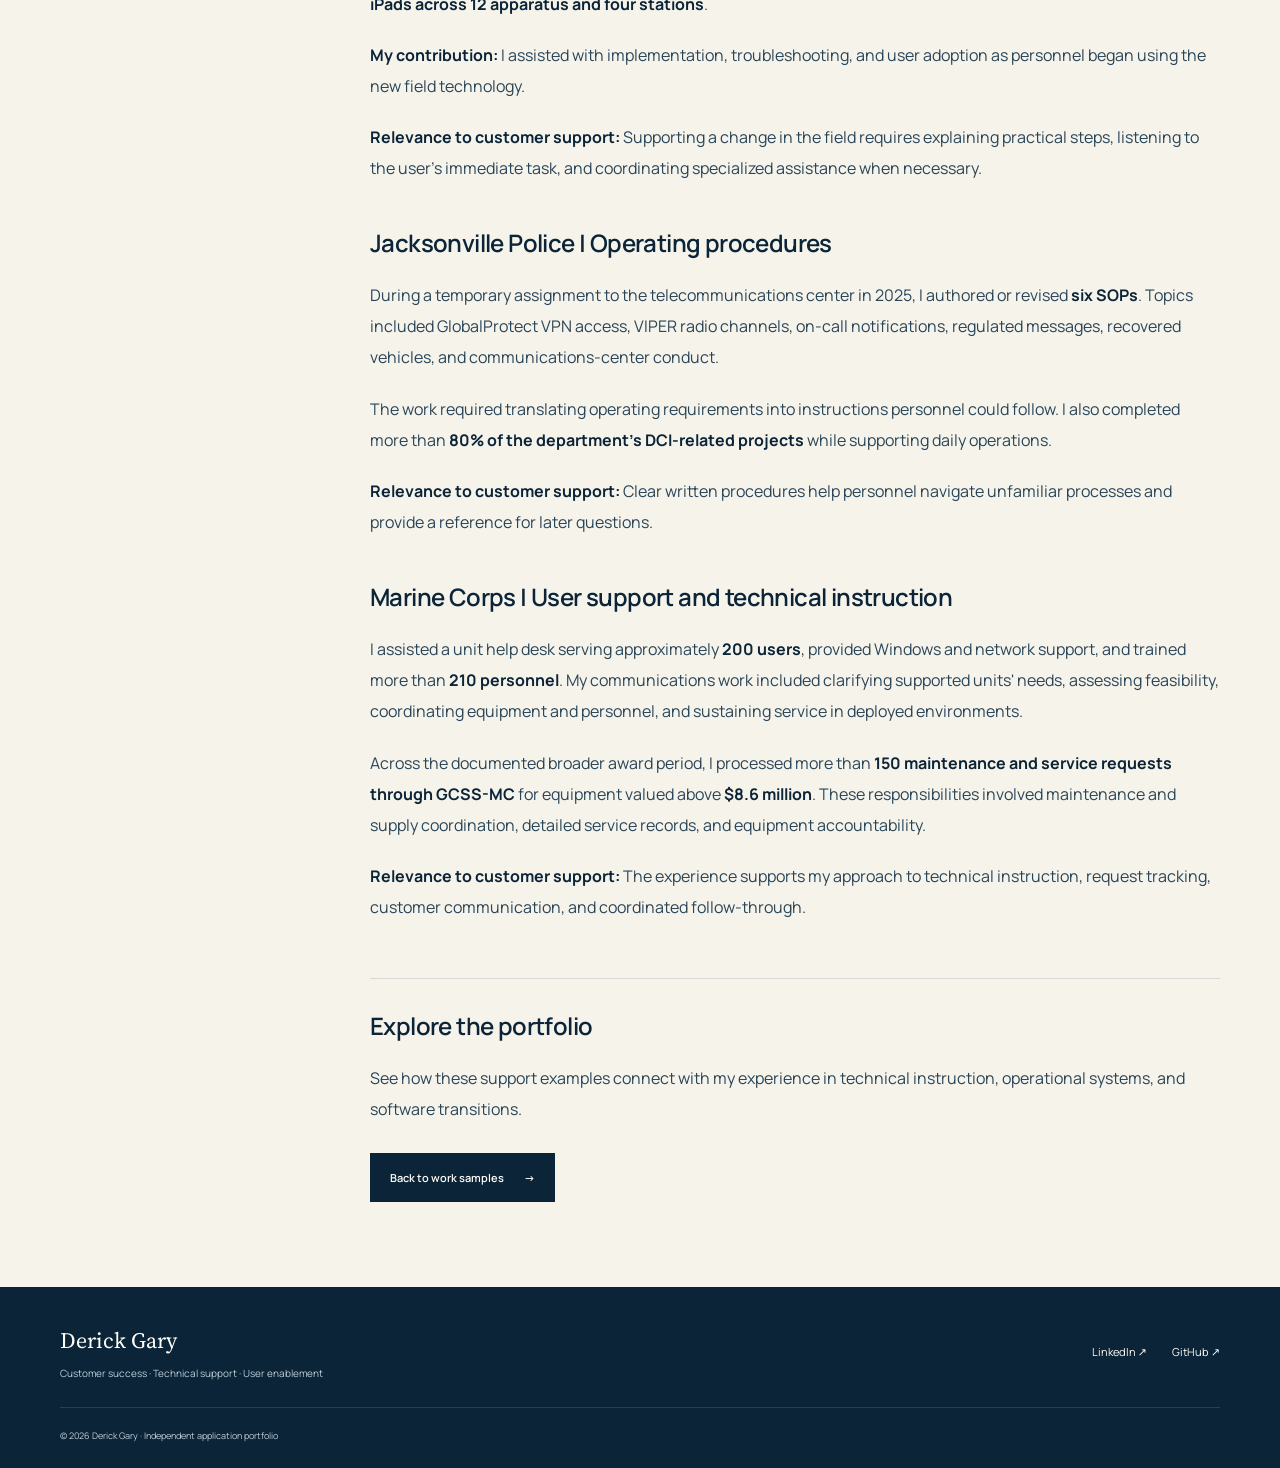
<file: project-experience.html>
<!doctype html>
<html lang="en"><head><meta charset="utf-8"><meta name="viewport" content="width=device-width, initial-scale=1">
<title>Technology adoption and operational records | Derick Gary</title><meta name="description" content="My contributions to software migrations, mobile-device adoption, SOP writing, and technical support.">
<meta name="theme-color" content="#0b2438"><link rel="icon" type="image/svg+xml" href="favicon.svg">
<link rel="preconnect" href="https://fonts.googleapis.com"><link rel="preconnect" href="https://fonts.gstatic.com" crossorigin>
<link href="https://fonts.googleapis.com/css2?family=Manrope:wght@400;500;600;700;800&amp;family=Source+Serif+4:opsz,wght@8..60,600&amp;display=swap" rel="stylesheet">
<link rel="stylesheet" href="styles-v2.css"></head><body><a class="skip-link" href="#main">Skip to content</a><header class="site-header"><div class="header-inner">
<a class="identity" href="index.html" aria-label="Derick Gary portfolio home"><span class="monogram" aria-hidden="true">DG</span><span>Derick Gary<small>Customer support portfolio</small></span></a>
<nav class="desktop-nav" aria-label="Main navigation"><a href="index.html#work">Work samples</a><a href="project-experience.html">Experience</a><a href="index.html#about">About</a></nav>
<a class="nav-cta" href="resume.pdf" target="_blank" rel="noopener">Resume <span aria-hidden="true">↗</span></a>
<details class="mobile-nav"><summary>Menu</summary><nav aria-label="Mobile navigation"><a href="index.html#work">Work samples</a><a href="project-experience.html">Experience</a><a href="index.html#about">About</a><a href="resume.pdf">Resume PDF</a></nav></details>
</div></header><main id="main"><section class="article-heading wrap"><a class="back-link" href="index.html#work">← Back to the portfolio</a><p class="eyebrow">Actual experience</p><h1>Technology adoption and operational records</h1><p class="article-deck">My contributions to software migrations, mobile-device adoption, SOP writing, and technical support.</p><span class="type-badge">Actual professional experience</span></section>
<div class="wrap article-layout"><aside class="article-toc"><p>On this page</p><ol><li><a href="#jacksonville-firehouse-to-eso-equipment-migration">Jacksonville | Firehouse to ESO equipment migration</a></li><li><a href="#piney-green-emergency-reporting-to-first-due">Piney Green | Emergency Reporting to First Due</a></li><li><a href="#jacksonville-mobile-device-adoption">Jacksonville | Mobile-device adoption</a></li><li><a href="#jacksonville-police-operating-procedures">Jacksonville Police | Operating procedures</a></li><li><a href="#marine-corps-user-support-and-technical-instruction">Marine Corps | User support and technical instruction</a></li></ol><a class="toc-home" href="index.html#work">Explore more work samples →</a></aside><article class="article-body"><p>These case studies describe my work in public safety and Marine Corps communications. They are separate from the fictional support demonstrations elsewhere in this portfolio.</p>
<h2 id="jacksonville-firehouse-to-eso-equipment-migration">Jacksonville | Firehouse to ESO equipment migration</h2>
<p><strong>Context:</strong> Jacksonville Fire and Emergency Services moved equipment reporting from Firehouse to ESO. The inventory included protective clothing, helmets, gloves, chainsaws, extrication equipment, ropes, and other operational assets.</p>
<p><strong>My role:</strong> As Protective Equipment Manager, I was a principal driving force behind moving the equipment records into the new application.</p>
<p><strong>What I did:</strong> Over several months, I reviewed Excel source documents and individually created more than <strong>2,700 equipment records</strong> in ESO. This required sustained attention to individual items and follow-through across a substantial inventory.</p>
<p><strong>Result:</strong> My work moved those equipment records into the new application.</p>
<p><strong>Relevance to customer support:</strong> Understanding how operational users rely on records helps me ask specific questions about missing information, explain a new workflow, and maintain ownership through a lengthy transition.</p>
<h2 id="piney-green-emergency-reporting-to-first-due">Piney Green | Emergency Reporting to First Due</h2>
<p><strong>Context:</strong> Piney Green Volunteer Fire Department transitioned from Emergency Reporting to First Due in 2025.</p>
<p><strong>My contribution:</strong> I assisted with implementation and helped migrate more than <strong>1,500 hydrant records</strong>, including each hydrant&#x27;s associated history.</p>
<p><strong>Relevance to customer support:</strong> A record&#x27;s history can be as important as its current fields. The experience reinforces the need to clarify what a user expects to retain when moving systems and to understand the purpose behind the information.</p>
<h2 id="jacksonville-mobile-device-adoption">Jacksonville | Mobile-device adoption</h2>
<p><strong>Context:</strong> In June 2026, the department transitioned from Windows mobile computer terminals to approximately <strong>24 iPads across 12 apparatus and four stations</strong>.</p>
<p><strong>My contribution:</strong> I assisted with implementation, troubleshooting, and user adoption as personnel began using the new field technology.</p>
<p><strong>Relevance to customer support:</strong> Supporting a change in the field requires explaining practical steps, listening to the user&#x27;s immediate task, and coordinating specialized assistance when necessary.</p>
<h2 id="jacksonville-police-operating-procedures">Jacksonville Police | Operating procedures</h2>
<p>During a temporary assignment to the telecommunications center in 2025, I authored or revised <strong>six SOPs</strong>. Topics included GlobalProtect VPN access, VIPER radio channels, on-call notifications, regulated messages, recovered vehicles, and communications-center conduct.</p>
<p>The work required translating operating requirements into instructions personnel could follow. I also completed more than <strong>80% of the department&#x27;s DCI-related projects</strong> while supporting daily operations.</p>
<p><strong>Relevance to customer support:</strong> Clear written procedures help personnel navigate unfamiliar processes and provide a reference for later questions.</p>
<h2 id="marine-corps-user-support-and-technical-instruction">Marine Corps | User support and technical instruction</h2>
<p>I assisted a unit help desk serving approximately <strong>200 users</strong>, provided Windows and network support, and trained more than <strong>210 personnel</strong>. My communications work included clarifying supported units&#x27; needs, assessing feasibility, coordinating equipment and personnel, and sustaining service in deployed environments.</p>
<p>Across the documented broader award period, I processed more than <strong>150 maintenance and service requests through GCSS-MC</strong> for equipment valued above <strong>$8.6 million</strong>. These responsibilities involved maintenance and supply coordination, detailed service records, and equipment accountability.</p>
<p><strong>Relevance to customer support:</strong> The experience supports my approach to technical instruction, request tracking, customer communication, and coordinated follow-through.</p><div class="article-end"><h2>Explore the portfolio</h2><p>See how these support examples connect with my experience in technical instruction, operational systems, and software transitions.</p><a class="button primary" href="index.html#work">Back to work samples <span aria-hidden="true">→</span></a></div></article></div></main><footer class="site-footer"><div class="wrap footer-inner"><div><a class="footer-name" href="index.html">Derick Gary</a><p>Customer success · Technical support · User enablement</p></div><div class="footer-links"><a href="https://www.linkedin.com/in/derick-gary-855312196" target="_blank" rel="noopener noreferrer">LinkedIn ↗</a><a href="https://github.com/jermaine2322/Sciemo-customer-support" target="_blank" rel="noopener noreferrer">GitHub ↗</a></div><p class="copyright">© 2026 Derick Gary · Independent application portfolio</p></div></footer></body></html>
</file>
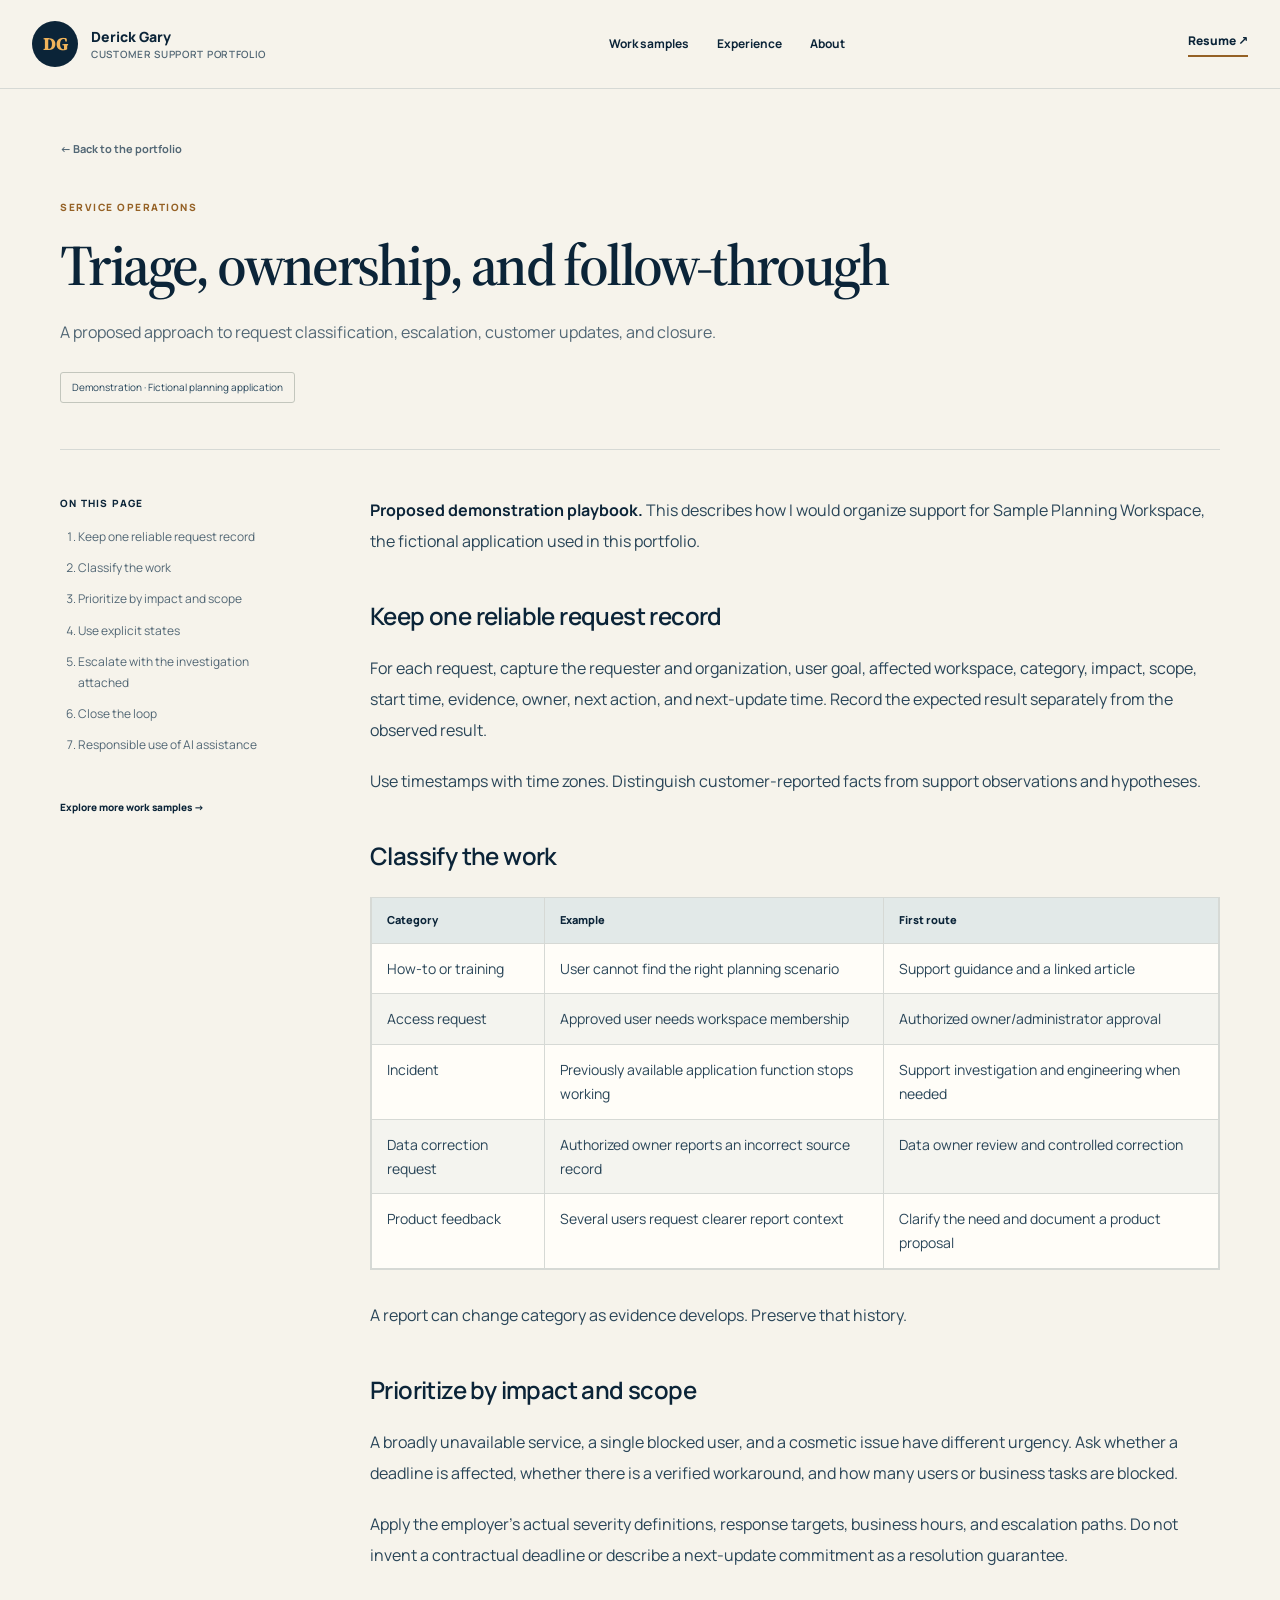
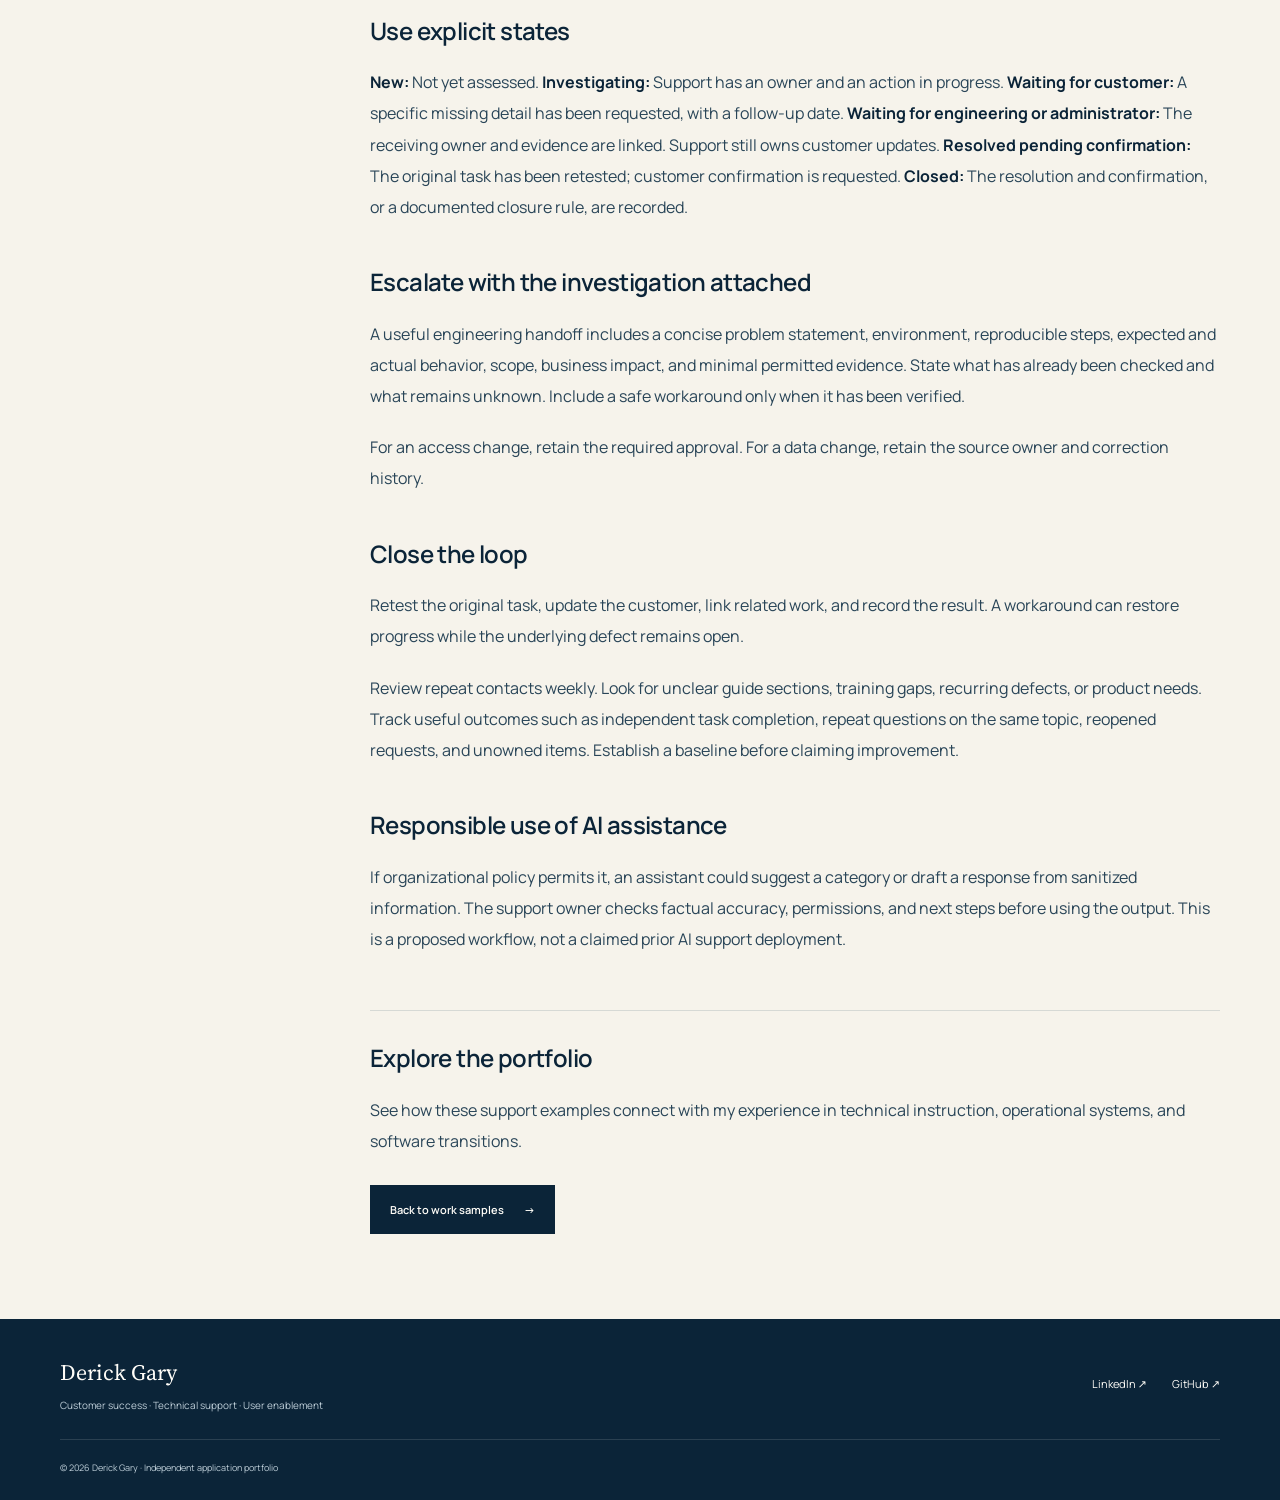
<file: service-operations.html>
<!doctype html>
<html lang="en"><head><meta charset="utf-8"><meta name="viewport" content="width=device-width, initial-scale=1">
<title>Triage, ownership, and follow-through | Derick Gary</title><meta name="description" content="A proposed approach to request classification, escalation, customer updates, and closure.">
<meta name="theme-color" content="#0b2438"><link rel="icon" type="image/svg+xml" href="favicon.svg">
<link rel="preconnect" href="https://fonts.googleapis.com"><link rel="preconnect" href="https://fonts.gstatic.com" crossorigin>
<link href="https://fonts.googleapis.com/css2?family=Manrope:wght@400;500;600;700;800&amp;family=Source+Serif+4:opsz,wght@8..60,600&amp;display=swap" rel="stylesheet">
<link rel="stylesheet" href="styles-v2.css"></head><body><a class="skip-link" href="#main">Skip to content</a><header class="site-header"><div class="header-inner">
<a class="identity" href="index.html" aria-label="Derick Gary portfolio home"><span class="monogram" aria-hidden="true">DG</span><span>Derick Gary<small>Customer support portfolio</small></span></a>
<nav class="desktop-nav" aria-label="Main navigation"><a href="index.html#work">Work samples</a><a href="project-experience.html">Experience</a><a href="index.html#about">About</a></nav>
<a class="nav-cta" href="resume.pdf" target="_blank" rel="noopener">Resume <span aria-hidden="true">↗</span></a>
<details class="mobile-nav"><summary>Menu</summary><nav aria-label="Mobile navigation"><a href="index.html#work">Work samples</a><a href="project-experience.html">Experience</a><a href="index.html#about">About</a><a href="resume.pdf">Resume PDF</a></nav></details>
</div></header><main id="main"><section class="article-heading wrap"><a class="back-link" href="index.html#work">← Back to the portfolio</a><p class="eyebrow">Service operations</p><h1>Triage, ownership, and follow-through</h1><p class="article-deck">A proposed approach to request classification, escalation, customer updates, and closure.</p><span class="type-badge">Demonstration · Fictional planning application</span></section>
<div class="wrap article-layout"><aside class="article-toc"><p>On this page</p><ol><li><a href="#keep-one-reliable-request-record">Keep one reliable request record</a></li><li><a href="#classify-the-work">Classify the work</a></li><li><a href="#prioritize-by-impact-and-scope">Prioritize by impact and scope</a></li><li><a href="#use-explicit-states">Use explicit states</a></li><li><a href="#escalate-with-the-investigation-attached">Escalate with the investigation attached</a></li><li><a href="#close-the-loop">Close the loop</a></li><li><a href="#responsible-use-of-ai-assistance">Responsible use of AI assistance</a></li></ol><a class="toc-home" href="index.html#work">Explore more work samples →</a></aside><article class="article-body"><p><strong>Proposed demonstration playbook.</strong> This describes how I would organize support for Sample Planning Workspace, the fictional application used in this portfolio.</p>
<h2 id="keep-one-reliable-request-record">Keep one reliable request record</h2>
<p>For each request, capture the requester and organization, user goal, affected workspace, category, impact, scope, start time, evidence, owner, next action, and next-update time. Record the expected result separately from the observed result.</p>
<p>Use timestamps with time zones. Distinguish customer-reported facts from support observations and hypotheses.</p>
<h2 id="classify-the-work">Classify the work</h2>
<div class="table-scroll" role="region" aria-label="Category table" tabindex="0"><table><thead><tr><th scope="col">Category</th><th scope="col">Example</th><th scope="col">First route</th></tr></thead><tbody><tr><td>How-to or training</td><td>User cannot find the right planning scenario</td><td>Support guidance and a linked article</td></tr><tr><td>Access request</td><td>Approved user needs workspace membership</td><td>Authorized owner/administrator approval</td></tr><tr><td>Incident</td><td>Previously available application function stops working</td><td>Support investigation and engineering when needed</td></tr><tr><td>Data correction request</td><td>Authorized owner reports an incorrect source record</td><td>Data owner review and controlled correction</td></tr><tr><td>Product feedback</td><td>Several users request clearer report context</td><td>Clarify the need and document a product proposal</td></tr></tbody></table></div>
<p>A report can change category as evidence develops. Preserve that history.</p>
<h2 id="prioritize-by-impact-and-scope">Prioritize by impact and scope</h2>
<p>A broadly unavailable service, a single blocked user, and a cosmetic issue have different urgency. Ask whether a deadline is affected, whether there is a verified workaround, and how many users or business tasks are blocked.</p>
<p>Apply the employer&#x27;s actual severity definitions, response targets, business hours, and escalation paths. Do not invent a contractual deadline or describe a next-update commitment as a resolution guarantee.</p>
<h2 id="use-explicit-states">Use explicit states</h2>
<p><strong>New:</strong> Not yet assessed. <strong>Investigating:</strong> Support has an owner and an action in progress. <strong>Waiting for customer:</strong> A specific missing detail has been requested, with a follow-up date. <strong>Waiting for engineering or administrator:</strong> The receiving owner and evidence are linked. Support still owns customer updates. <strong>Resolved pending confirmation:</strong> The original task has been retested; customer confirmation is requested. <strong>Closed:</strong> The resolution and confirmation, or a documented closure rule, are recorded.</p>
<h2 id="escalate-with-the-investigation-attached">Escalate with the investigation attached</h2>
<p>A useful engineering handoff includes a concise problem statement, environment, reproducible steps, expected and actual behavior, scope, business impact, and minimal permitted evidence. State what has already been checked and what remains unknown. Include a safe workaround only when it has been verified.</p>
<p>For an access change, retain the required approval. For a data change, retain the source owner and correction history.</p>
<h2 id="close-the-loop">Close the loop</h2>
<p>Retest the original task, update the customer, link related work, and record the result. A workaround can restore progress while the underlying defect remains open.</p>
<p>Review repeat contacts weekly. Look for unclear guide sections, training gaps, recurring defects, or product needs. Track useful outcomes such as independent task completion, repeat questions on the same topic, reopened requests, and unowned items. Establish a baseline before claiming improvement.</p>
<h2 id="responsible-use-of-ai-assistance">Responsible use of AI assistance</h2>
<p>If organizational policy permits it, an assistant could suggest a category or draft a response from sanitized information. The support owner checks factual accuracy, permissions, and next steps before using the output. This is a proposed workflow, not a claimed prior AI support deployment.</p><div class="article-end"><h2>Explore the portfolio</h2><p>See how these support examples connect with my experience in technical instruction, operational systems, and software transitions.</p><a class="button primary" href="index.html#work">Back to work samples <span aria-hidden="true">→</span></a></div></article></div></main><footer class="site-footer"><div class="wrap footer-inner"><div><a class="footer-name" href="index.html">Derick Gary</a><p>Customer success · Technical support · User enablement</p></div><div class="footer-links"><a href="https://www.linkedin.com/in/derick-gary-855312196" target="_blank" rel="noopener noreferrer">LinkedIn ↗</a><a href="https://github.com/jermaine2322/Sciemo-customer-support" target="_blank" rel="noopener noreferrer">GitHub ↗</a></div><p class="copyright">© 2026 Derick Gary · Independent application portfolio</p></div></footer></body></html>
</file>
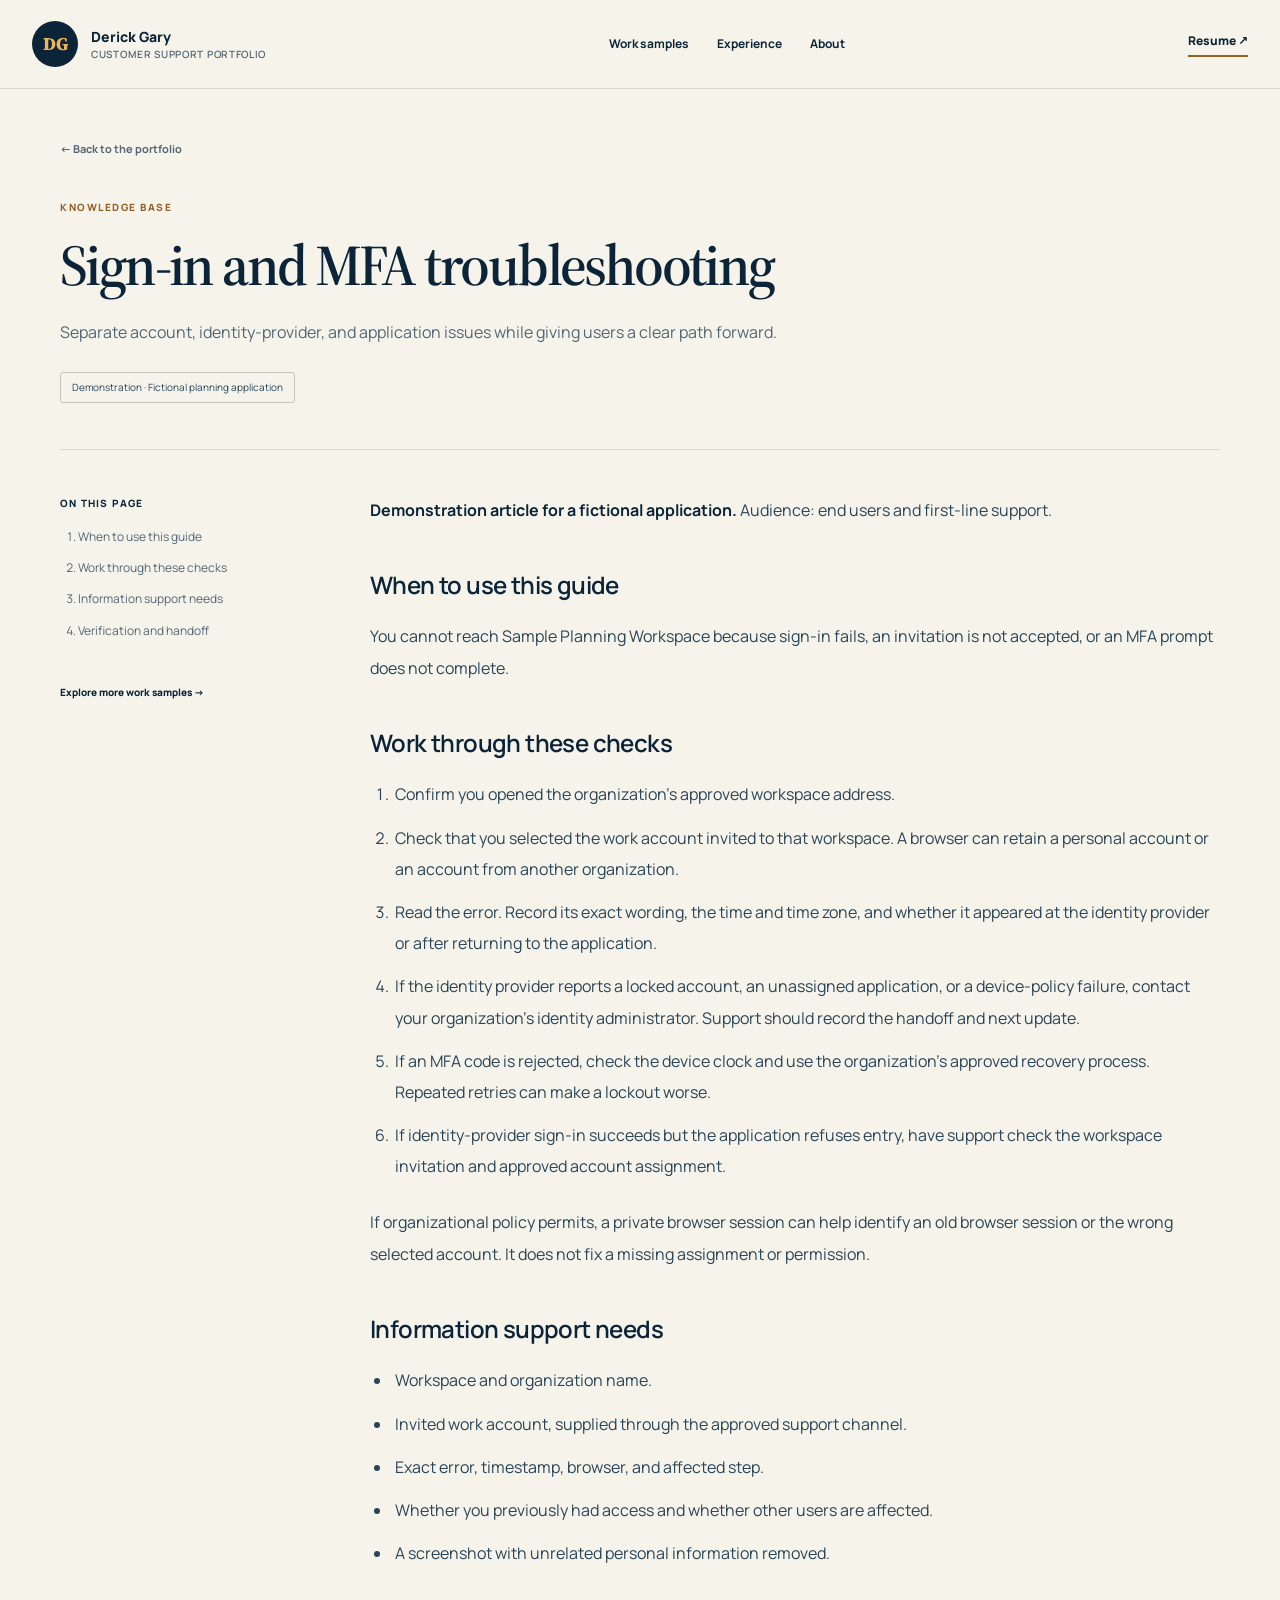
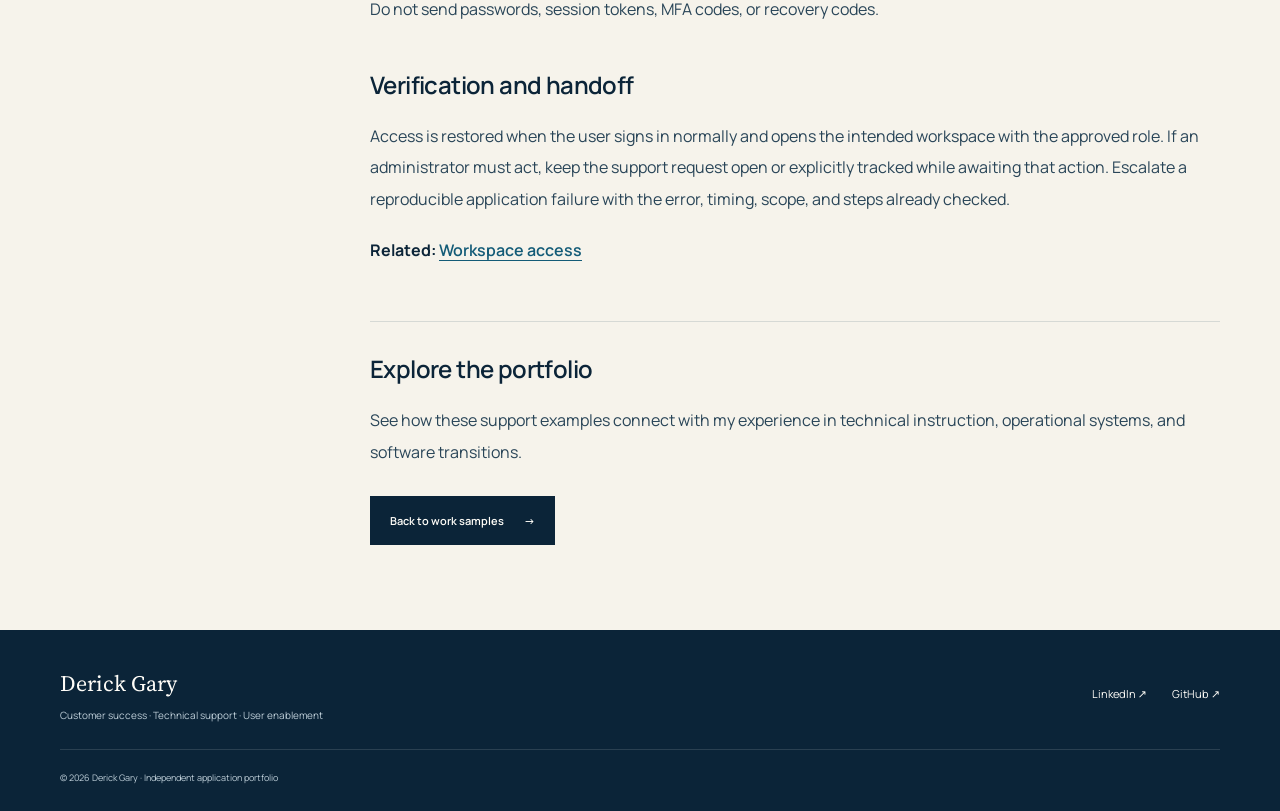
<file: sign-in-and-mfa.html>
<!doctype html>
<html lang="en"><head><meta charset="utf-8"><meta name="viewport" content="width=device-width, initial-scale=1">
<title>Sign-in and MFA troubleshooting | Derick Gary</title><meta name="description" content="Separate account, identity-provider, and application issues while giving users a clear path forward.">
<meta name="theme-color" content="#0b2438"><link rel="icon" type="image/svg+xml" href="favicon.svg">
<link rel="preconnect" href="https://fonts.googleapis.com"><link rel="preconnect" href="https://fonts.gstatic.com" crossorigin>
<link href="https://fonts.googleapis.com/css2?family=Manrope:wght@400;500;600;700;800&amp;family=Source+Serif+4:opsz,wght@8..60,600&amp;display=swap" rel="stylesheet">
<link rel="stylesheet" href="styles-v2.css"></head><body><a class="skip-link" href="#main">Skip to content</a><header class="site-header"><div class="header-inner">
<a class="identity" href="index.html" aria-label="Derick Gary portfolio home"><span class="monogram" aria-hidden="true">DG</span><span>Derick Gary<small>Customer support portfolio</small></span></a>
<nav class="desktop-nav" aria-label="Main navigation"><a href="index.html#work">Work samples</a><a href="project-experience.html">Experience</a><a href="index.html#about">About</a></nav>
<a class="nav-cta" href="resume.pdf" target="_blank" rel="noopener">Resume <span aria-hidden="true">↗</span></a>
<details class="mobile-nav"><summary>Menu</summary><nav aria-label="Mobile navigation"><a href="index.html#work">Work samples</a><a href="project-experience.html">Experience</a><a href="index.html#about">About</a><a href="resume.pdf">Resume PDF</a></nav></details>
</div></header><main id="main"><section class="article-heading wrap"><a class="back-link" href="index.html#work">← Back to the portfolio</a><p class="eyebrow">Knowledge base</p><h1>Sign-in and MFA troubleshooting</h1><p class="article-deck">Separate account, identity-provider, and application issues while giving users a clear path forward.</p><span class="type-badge">Demonstration · Fictional planning application</span></section>
<div class="wrap article-layout"><aside class="article-toc"><p>On this page</p><ol><li><a href="#when-to-use-this-guide">When to use this guide</a></li><li><a href="#work-through-these-checks">Work through these checks</a></li><li><a href="#information-support-needs">Information support needs</a></li><li><a href="#verification-and-handoff">Verification and handoff</a></li></ol><a class="toc-home" href="index.html#work">Explore more work samples →</a></aside><article class="article-body"><p><strong>Demonstration article for a fictional application.</strong> Audience: end users and first-line support.</p>
<h2 id="when-to-use-this-guide">When to use this guide</h2>
<p>You cannot reach Sample Planning Workspace because sign-in fails, an invitation is not accepted, or an MFA prompt does not complete.</p>
<h2 id="work-through-these-checks">Work through these checks</h2>
<ol><li>Confirm you opened the organization&#x27;s approved workspace address.</li><li>Check that you selected the work account invited to that workspace. A browser can retain a personal account or an account from another organization.</li><li>Read the error. Record its exact wording, the time and time zone, and whether it appeared at the identity provider or after returning to the application.</li><li>If the identity provider reports a locked account, an unassigned application, or a device-policy failure, contact your organization&#x27;s identity administrator. Support should record the handoff and next update.</li><li>If an MFA code is rejected, check the device clock and use the organization&#x27;s approved recovery process. Repeated retries can make a lockout worse.</li><li>If identity-provider sign-in succeeds but the application refuses entry, have support check the workspace invitation and approved account assignment.</li></ol>
<p>If organizational policy permits, a private browser session can help identify an old browser session or the wrong selected account. It does not fix a missing assignment or permission.</p>
<h2 id="information-support-needs">Information support needs</h2>
<ul><li>Workspace and organization name.</li><li>Invited work account, supplied through the approved support channel.</li><li>Exact error, timestamp, browser, and affected step.</li><li>Whether you previously had access and whether other users are affected.</li><li>A screenshot with unrelated personal information removed.</li></ul>
<p>Do not send passwords, session tokens, MFA codes, or recovery codes.</p>
<h2 id="verification-and-handoff">Verification and handoff</h2>
<p>Access is restored when the user signs in normally and opens the intended workspace with the approved role. If an administrator must act, keep the support request open or explicitly tracked while awaiting that action. Escalate a reproducible application failure with the error, timing, scope, and steps already checked.</p>
<p><strong>Related:</strong> <a href="workspace-access.html">Workspace access</a></p><div class="article-end"><h2>Explore the portfolio</h2><p>See how these support examples connect with my experience in technical instruction, operational systems, and software transitions.</p><a class="button primary" href="index.html#work">Back to work samples <span aria-hidden="true">→</span></a></div></article></div></main><footer class="site-footer"><div class="wrap footer-inner"><div><a class="footer-name" href="index.html">Derick Gary</a><p>Customer success · Technical support · User enablement</p></div><div class="footer-links"><a href="https://www.linkedin.com/in/derick-gary-855312196" target="_blank" rel="noopener noreferrer">LinkedIn ↗</a><a href="https://github.com/jermaine2322/Sciemo-customer-support" target="_blank" rel="noopener noreferrer">GitHub ↗</a></div><p class="copyright">© 2026 Derick Gary · Independent application portfolio</p></div></footer></body></html>
</file>
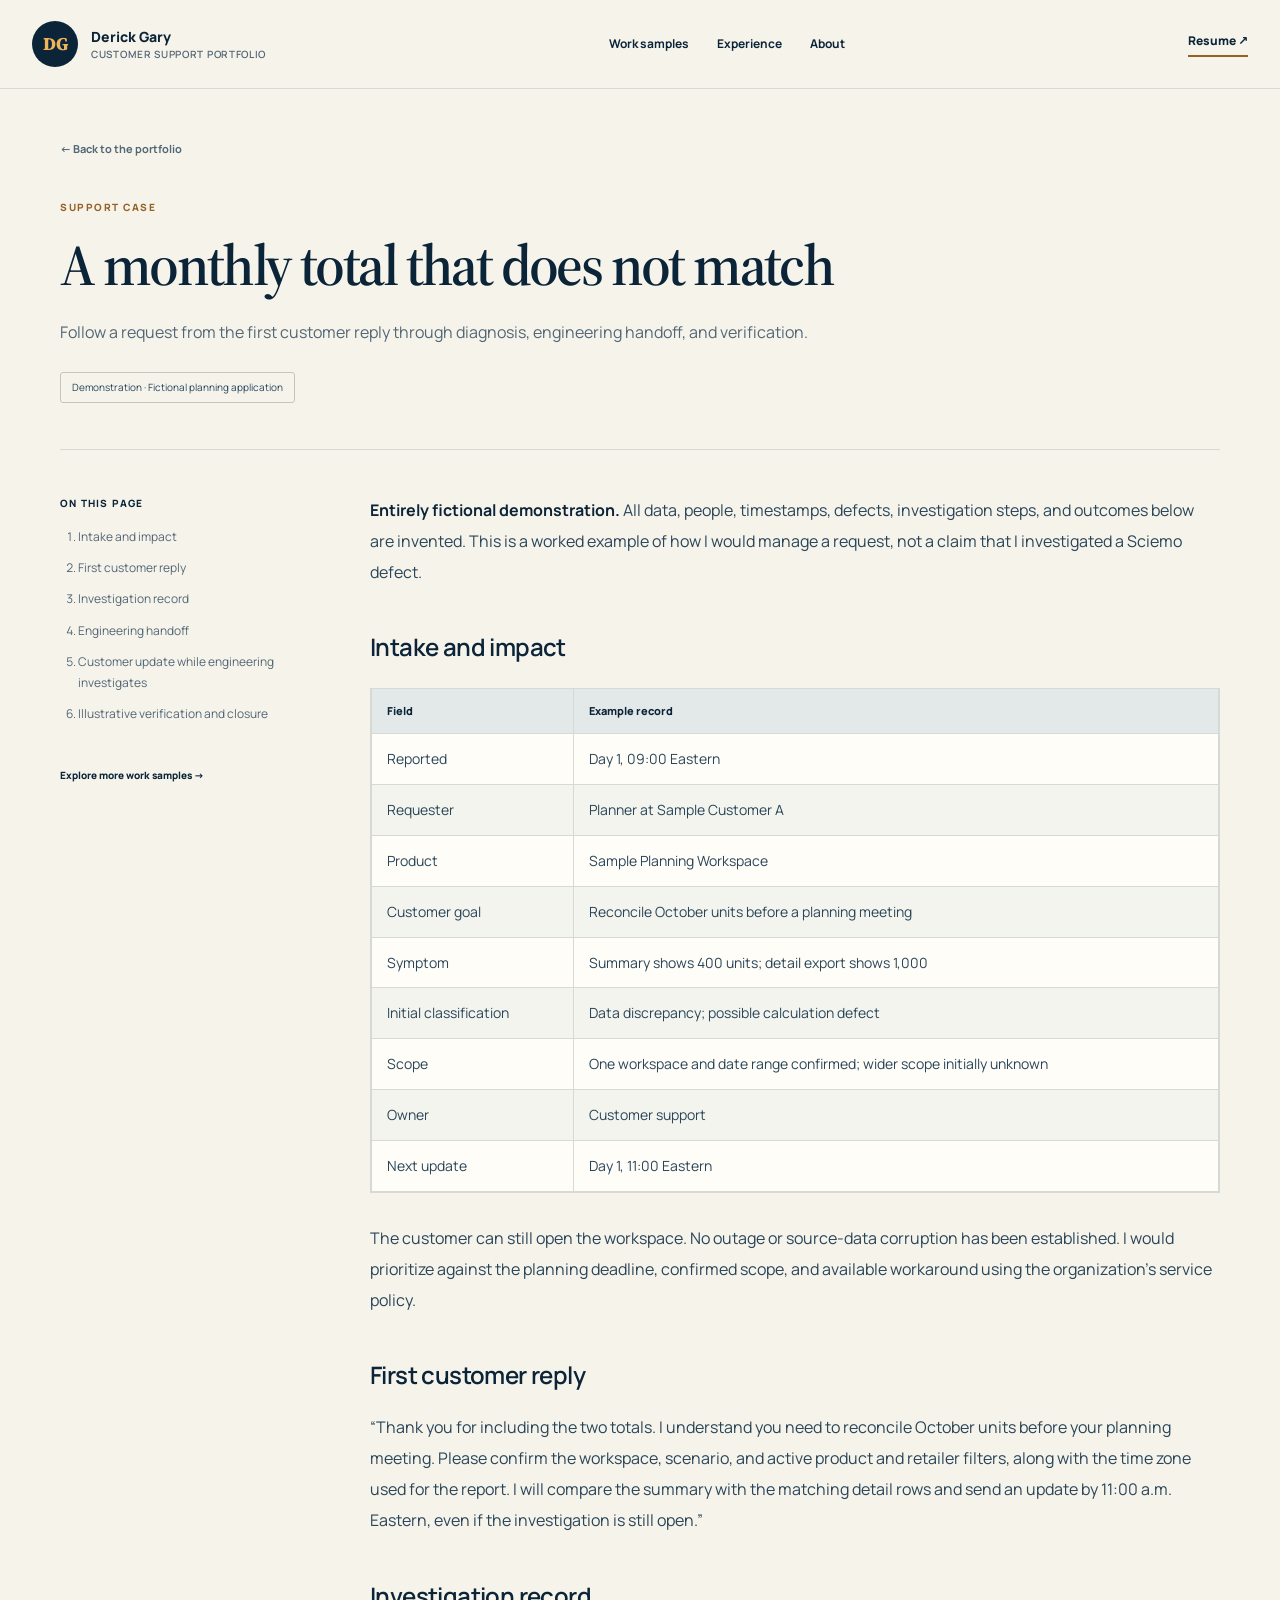
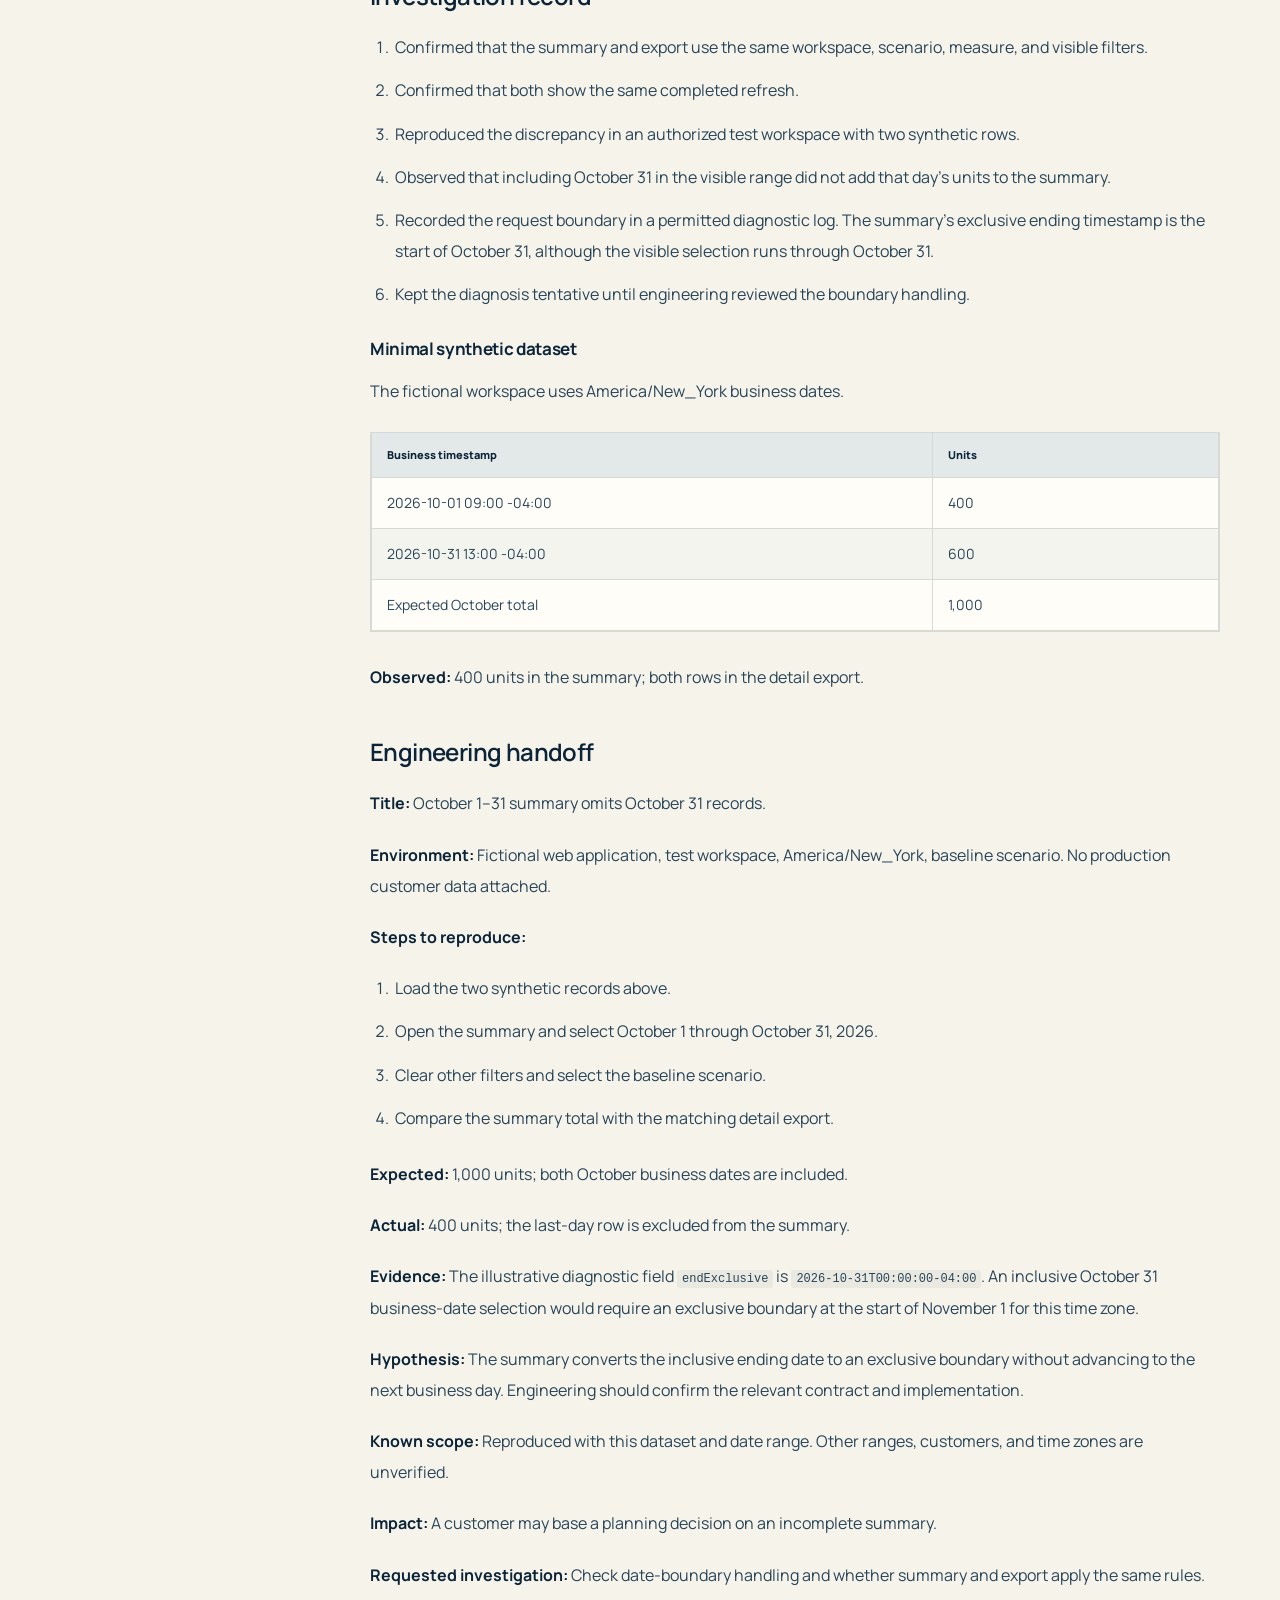
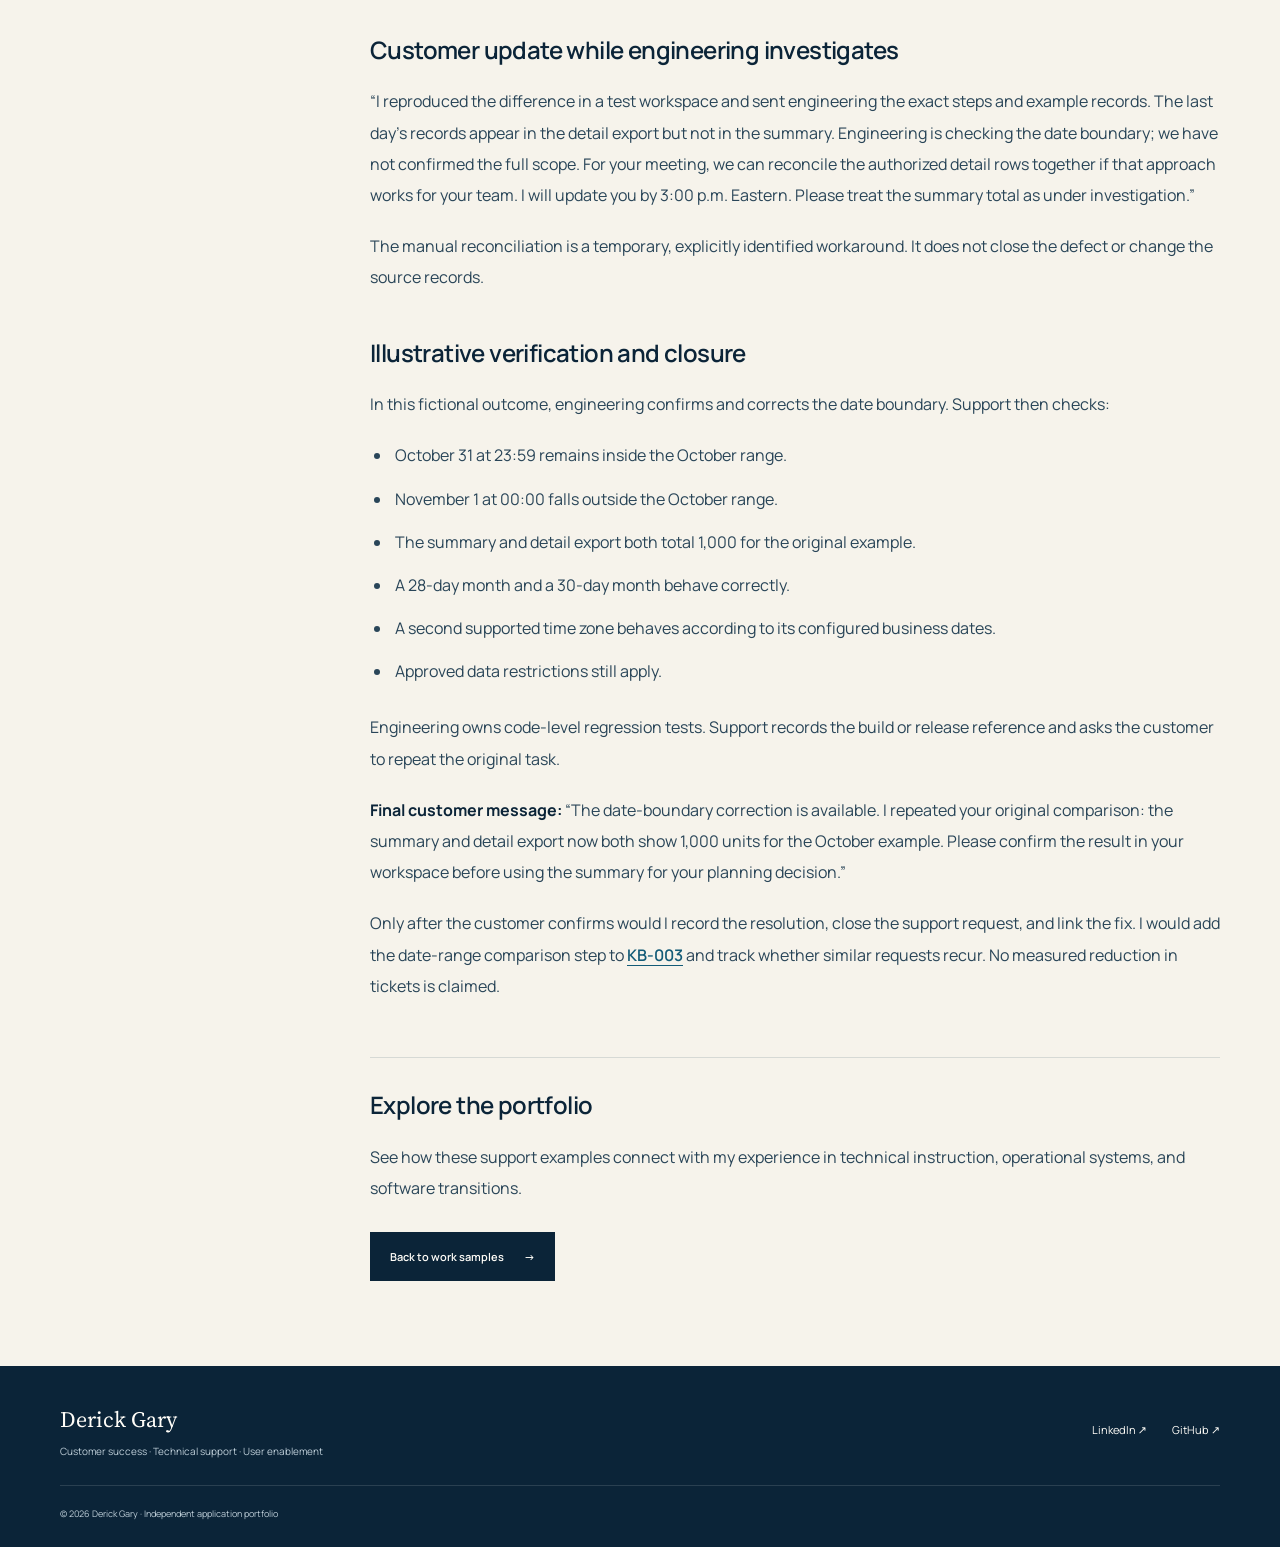
<file: support-case.html>
<!doctype html>
<html lang="en"><head><meta charset="utf-8"><meta name="viewport" content="width=device-width, initial-scale=1">
<title>A monthly total that does not match | Derick Gary</title><meta name="description" content="Follow a request from the first customer reply through diagnosis, engineering handoff, and verification.">
<meta name="theme-color" content="#0b2438"><link rel="icon" type="image/svg+xml" href="favicon.svg">
<link rel="preconnect" href="https://fonts.googleapis.com"><link rel="preconnect" href="https://fonts.gstatic.com" crossorigin>
<link href="https://fonts.googleapis.com/css2?family=Manrope:wght@400;500;600;700;800&amp;family=Source+Serif+4:opsz,wght@8..60,600&amp;display=swap" rel="stylesheet">
<link rel="stylesheet" href="styles-v2.css"></head><body><a class="skip-link" href="#main">Skip to content</a><header class="site-header"><div class="header-inner">
<a class="identity" href="index.html" aria-label="Derick Gary portfolio home"><span class="monogram" aria-hidden="true">DG</span><span>Derick Gary<small>Customer support portfolio</small></span></a>
<nav class="desktop-nav" aria-label="Main navigation"><a href="index.html#work">Work samples</a><a href="project-experience.html">Experience</a><a href="index.html#about">About</a></nav>
<a class="nav-cta" href="resume.pdf" target="_blank" rel="noopener">Resume <span aria-hidden="true">↗</span></a>
<details class="mobile-nav"><summary>Menu</summary><nav aria-label="Mobile navigation"><a href="index.html#work">Work samples</a><a href="project-experience.html">Experience</a><a href="index.html#about">About</a><a href="resume.pdf">Resume PDF</a></nav></details>
</div></header><main id="main"><section class="article-heading wrap"><a class="back-link" href="index.html#work">← Back to the portfolio</a><p class="eyebrow">Support case</p><h1>A monthly total that does not match</h1><p class="article-deck">Follow a request from the first customer reply through diagnosis, engineering handoff, and verification.</p><span class="type-badge">Demonstration · Fictional planning application</span></section>
<div class="wrap article-layout"><aside class="article-toc"><p>On this page</p><ol><li><a href="#intake-and-impact">Intake and impact</a></li><li><a href="#first-customer-reply">First customer reply</a></li><li><a href="#investigation-record">Investigation record</a></li><li><a href="#engineering-handoff">Engineering handoff</a></li><li><a href="#customer-update-while-engineering-investigates">Customer update while engineering investigates</a></li><li><a href="#illustrative-verification-and-closure">Illustrative verification and closure</a></li></ol><a class="toc-home" href="index.html#work">Explore more work samples →</a></aside><article class="article-body"><p><strong>Entirely fictional demonstration.</strong> All data, people, timestamps, defects, investigation steps, and outcomes below are invented. This is a worked example of how I would manage a request, not a claim that I investigated a Sciemo defect.</p>
<h2 id="intake-and-impact">Intake and impact</h2>
<div class="table-scroll" role="region" aria-label="Field table" tabindex="0"><table><thead><tr><th scope="col">Field</th><th scope="col">Example record</th></tr></thead><tbody><tr><td>Reported</td><td>Day 1, 09:00 Eastern</td></tr><tr><td>Requester</td><td>Planner at Sample Customer A</td></tr><tr><td>Product</td><td>Sample Planning Workspace</td></tr><tr><td>Customer goal</td><td>Reconcile October units before a planning meeting</td></tr><tr><td>Symptom</td><td>Summary shows 400 units; detail export shows 1,000</td></tr><tr><td>Initial classification</td><td>Data discrepancy; possible calculation defect</td></tr><tr><td>Scope</td><td>One workspace and date range confirmed; wider scope initially unknown</td></tr><tr><td>Owner</td><td>Customer support</td></tr><tr><td>Next update</td><td>Day 1, 11:00 Eastern</td></tr></tbody></table></div>
<p>The customer can still open the workspace. No outage or source-data corruption has been established. I would prioritize against the planning deadline, confirmed scope, and available workaround using the organization&#x27;s service policy.</p>
<h2 id="first-customer-reply">First customer reply</h2>
<p>“Thank you for including the two totals. I understand you need to reconcile October units before your planning meeting. Please confirm the workspace, scenario, and active product and retailer filters, along with the time zone used for the report. I will compare the summary with the matching detail rows and send an update by 11:00 a.m. Eastern, even if the investigation is still open.”</p>
<h2 id="investigation-record">Investigation record</h2>
<ol><li>Confirmed that the summary and export use the same workspace, scenario, measure, and visible filters.</li><li>Confirmed that both show the same completed refresh.</li><li>Reproduced the discrepancy in an authorized test workspace with two synthetic rows.</li><li>Observed that including October 31 in the visible range did not add that day&#x27;s units to the summary.</li><li>Recorded the request boundary in a permitted diagnostic log. The summary&#x27;s exclusive ending timestamp is the start of October 31, although the visible selection runs through October 31.</li><li>Kept the diagnosis tentative until engineering reviewed the boundary handling.</li></ol>
<h3 id="minimal-synthetic-dataset">Minimal synthetic dataset</h3>
<p>The fictional workspace uses America/New_York business dates.</p>
<div class="table-scroll" role="region" aria-label="Business timestamp table" tabindex="0"><table><thead><tr><th scope="col">Business timestamp</th><th scope="col">Units</th></tr></thead><tbody><tr><td>2026-10-01 09:00 -04:00</td><td>400</td></tr><tr><td>2026-10-31 13:00 -04:00</td><td>600</td></tr><tr><td>Expected October total</td><td>1,000</td></tr></tbody></table></div>
<p><strong>Observed:</strong> 400 units in the summary; both rows in the detail export.</p>
<h2 id="engineering-handoff">Engineering handoff</h2>
<p><strong>Title:</strong> October 1–31 summary omits October 31 records.</p>
<p><strong>Environment:</strong> Fictional web application, test workspace, America/New_York, baseline scenario. No production customer data attached.</p>
<p><strong>Steps to reproduce:</strong></p>
<ol><li>Load the two synthetic records above.</li><li>Open the summary and select October 1 through October 31, 2026.</li><li>Clear other filters and select the baseline scenario.</li><li>Compare the summary total with the matching detail export.</li></ol>
<p><strong>Expected:</strong> 1,000 units; both October business dates are included.</p>
<p><strong>Actual:</strong> 400 units; the last-day row is excluded from the summary.</p>
<p><strong>Evidence:</strong> The illustrative diagnostic field <code>endExclusive</code> is <code>2026-10-31T00:00:00-04:00</code>. An inclusive October 31 business-date selection would require an exclusive boundary at the start of November 1 for this time zone.</p>
<p><strong>Hypothesis:</strong> The summary converts the inclusive ending date to an exclusive boundary without advancing to the next business day. Engineering should confirm the relevant contract and implementation.</p>
<p><strong>Known scope:</strong> Reproduced with this dataset and date range. Other ranges, customers, and time zones are unverified.</p>
<p><strong>Impact:</strong> A customer may base a planning decision on an incomplete summary.</p>
<p><strong>Requested investigation:</strong> Check date-boundary handling and whether summary and export apply the same rules.</p>
<h2 id="customer-update-while-engineering-investigates">Customer update while engineering investigates</h2>
<p>“I reproduced the difference in a test workspace and sent engineering the exact steps and example records. The last day&#x27;s records appear in the detail export but not in the summary. Engineering is checking the date boundary; we have not confirmed the full scope. For your meeting, we can reconcile the authorized detail rows together if that approach works for your team. I will update you by 3:00 p.m. Eastern. Please treat the summary total as under investigation.”</p>
<p>The manual reconciliation is a temporary, explicitly identified workaround. It does not close the defect or change the source records.</p>
<h2 id="illustrative-verification-and-closure">Illustrative verification and closure</h2>
<p>In this fictional outcome, engineering confirms and corrects the date boundary. Support then checks:</p>
<ul><li>October 31 at 23:59 remains inside the October range.</li><li>November 1 at 00:00 falls outside the October range.</li><li>The summary and detail export both total 1,000 for the original example.</li><li>A 28-day month and a 30-day month behave correctly.</li><li>A second supported time zone behaves according to its configured business dates.</li><li>Approved data restrictions still apply.</li></ul>
<p>Engineering owns code-level regression tests. Support records the build or release reference and asks the customer to repeat the original task.</p>
<p><strong>Final customer message:</strong> “The date-boundary correction is available. I repeated your original comparison: the summary and detail export now both show 1,000 units for the October example. Please confirm the result in your workspace before using the summary for your planning decision.”</p>
<p>Only after the customer confirms would I record the resolution, close the support request, and link the fix. I would add the date-range comparison step to <a href="data-discrepancies.html">KB-003</a> and track whether similar requests recur. No measured reduction in tickets is claimed.</p><div class="article-end"><h2>Explore the portfolio</h2><p>See how these support examples connect with my experience in technical instruction, operational systems, and software transitions.</p><a class="button primary" href="index.html#work">Back to work samples <span aria-hidden="true">→</span></a></div></article></div></main><footer class="site-footer"><div class="wrap footer-inner"><div><a class="footer-name" href="index.html">Derick Gary</a><p>Customer success · Technical support · User enablement</p></div><div class="footer-links"><a href="https://www.linkedin.com/in/derick-gary-855312196" target="_blank" rel="noopener noreferrer">LinkedIn ↗</a><a href="https://github.com/jermaine2322/Sciemo-customer-support" target="_blank" rel="noopener noreferrer">GitHub ↗</a></div><p class="copyright">© 2026 Derick Gary · Independent application portfolio</p></div></footer></body></html>
</file>
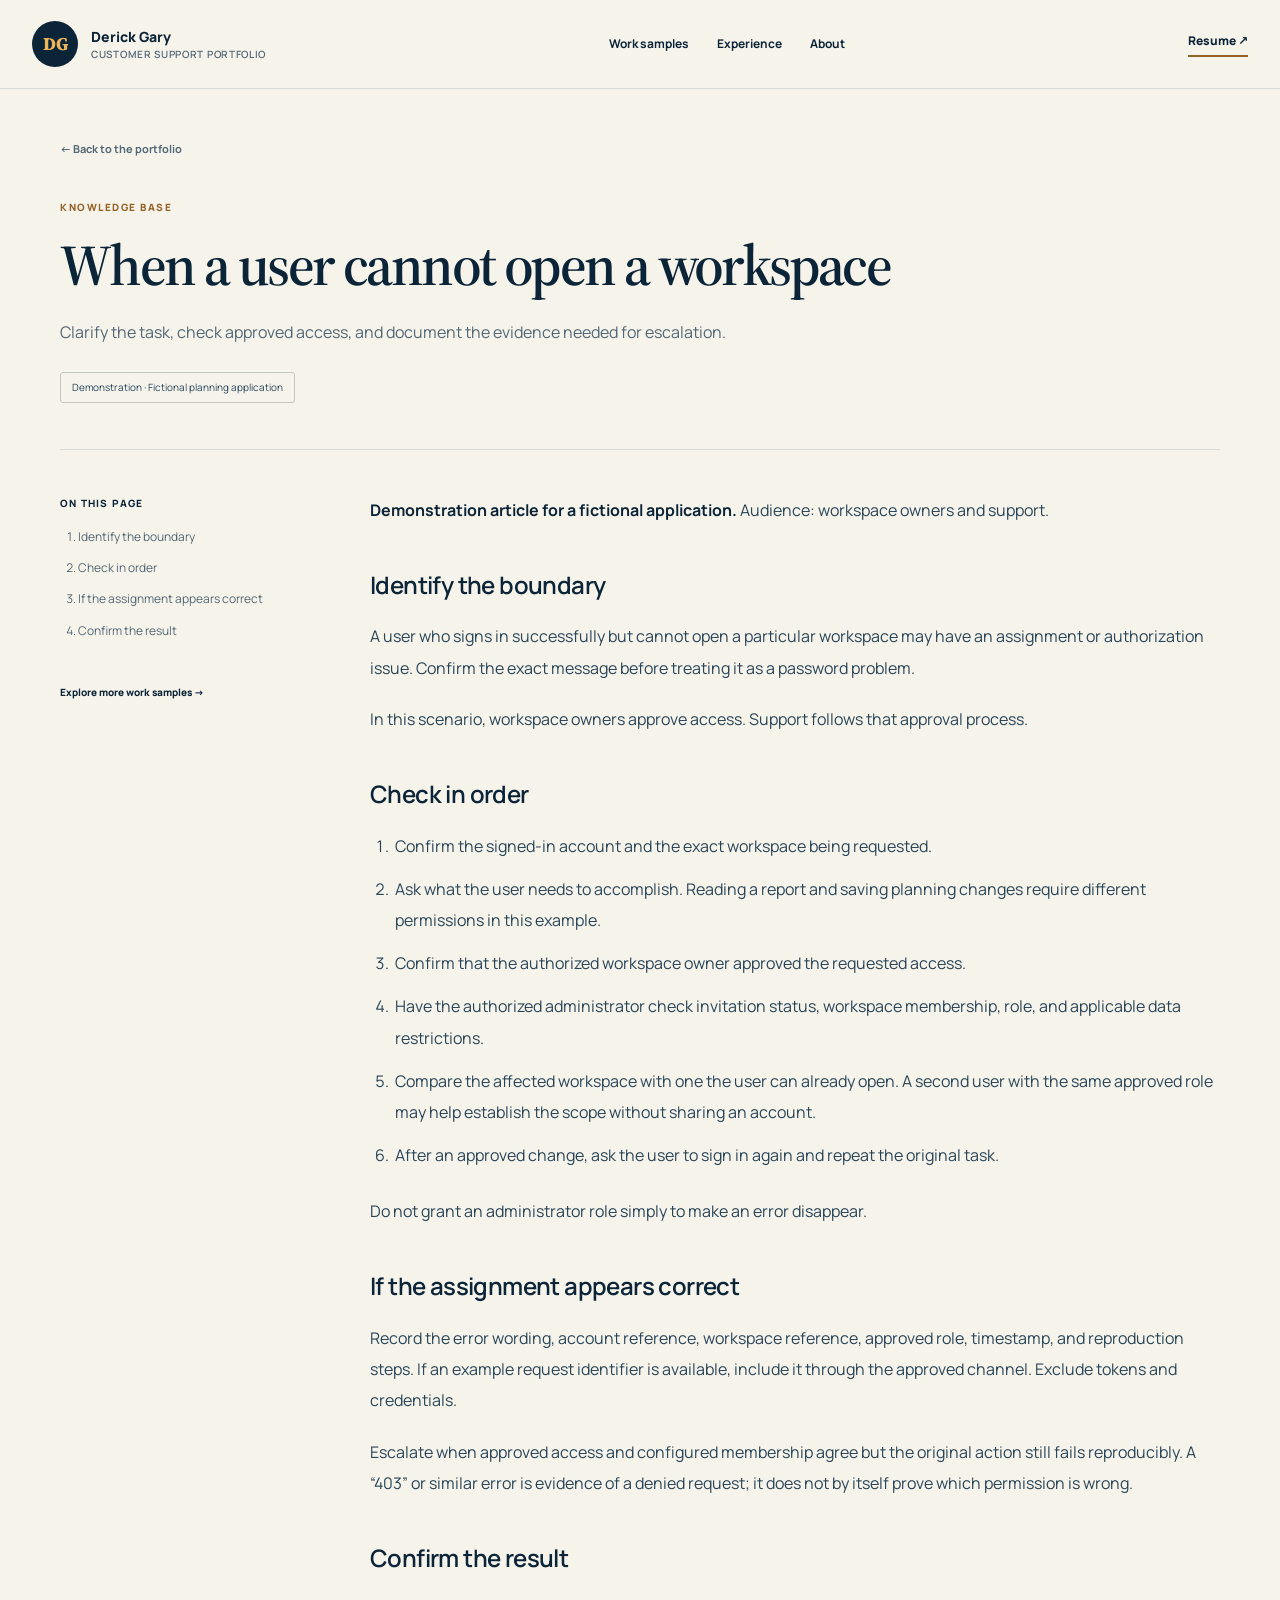
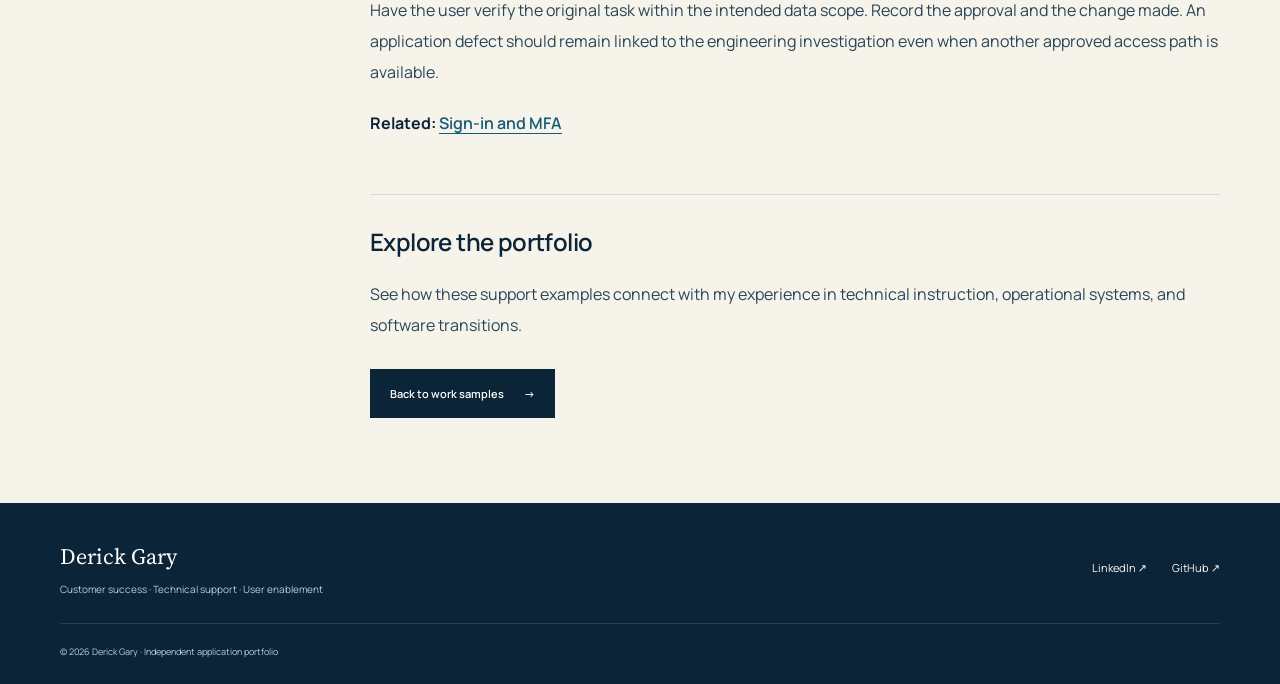
<file: workspace-access.html>
<!doctype html>
<html lang="en"><head><meta charset="utf-8"><meta name="viewport" content="width=device-width, initial-scale=1">
<title>When a user cannot open a workspace | Derick Gary</title><meta name="description" content="Clarify the task, check approved access, and document the evidence needed for escalation.">
<meta name="theme-color" content="#0b2438"><link rel="icon" type="image/svg+xml" href="favicon.svg">
<link rel="preconnect" href="https://fonts.googleapis.com"><link rel="preconnect" href="https://fonts.gstatic.com" crossorigin>
<link href="https://fonts.googleapis.com/css2?family=Manrope:wght@400;500;600;700;800&amp;family=Source+Serif+4:opsz,wght@8..60,600&amp;display=swap" rel="stylesheet">
<link rel="stylesheet" href="styles-v2.css"></head><body><a class="skip-link" href="#main">Skip to content</a><header class="site-header"><div class="header-inner">
<a class="identity" href="index.html" aria-label="Derick Gary portfolio home"><span class="monogram" aria-hidden="true">DG</span><span>Derick Gary<small>Customer support portfolio</small></span></a>
<nav class="desktop-nav" aria-label="Main navigation"><a href="index.html#work">Work samples</a><a href="project-experience.html">Experience</a><a href="index.html#about">About</a></nav>
<a class="nav-cta" href="resume.pdf" target="_blank" rel="noopener">Resume <span aria-hidden="true">↗</span></a>
<details class="mobile-nav"><summary>Menu</summary><nav aria-label="Mobile navigation"><a href="index.html#work">Work samples</a><a href="project-experience.html">Experience</a><a href="index.html#about">About</a><a href="resume.pdf">Resume PDF</a></nav></details>
</div></header><main id="main"><section class="article-heading wrap"><a class="back-link" href="index.html#work">← Back to the portfolio</a><p class="eyebrow">Knowledge base</p><h1>When a user cannot open a workspace</h1><p class="article-deck">Clarify the task, check approved access, and document the evidence needed for escalation.</p><span class="type-badge">Demonstration · Fictional planning application</span></section>
<div class="wrap article-layout"><aside class="article-toc"><p>On this page</p><ol><li><a href="#identify-the-boundary">Identify the boundary</a></li><li><a href="#check-in-order">Check in order</a></li><li><a href="#if-the-assignment-appears-correct">If the assignment appears correct</a></li><li><a href="#confirm-the-result">Confirm the result</a></li></ol><a class="toc-home" href="index.html#work">Explore more work samples →</a></aside><article class="article-body"><p><strong>Demonstration article for a fictional application.</strong> Audience: workspace owners and support.</p>
<h2 id="identify-the-boundary">Identify the boundary</h2>
<p>A user who signs in successfully but cannot open a particular workspace may have an assignment or authorization issue. Confirm the exact message before treating it as a password problem.</p>
<p>In this scenario, workspace owners approve access. Support follows that approval process.</p>
<h2 id="check-in-order">Check in order</h2>
<ol><li>Confirm the signed-in account and the exact workspace being requested.</li><li>Ask what the user needs to accomplish. Reading a report and saving planning changes require different permissions in this example.</li><li>Confirm that the authorized workspace owner approved the requested access.</li><li>Have the authorized administrator check invitation status, workspace membership, role, and applicable data restrictions.</li><li>Compare the affected workspace with one the user can already open. A second user with the same approved role may help establish the scope without sharing an account.</li><li>After an approved change, ask the user to sign in again and repeat the original task.</li></ol>
<p>Do not grant an administrator role simply to make an error disappear.</p>
<h2 id="if-the-assignment-appears-correct">If the assignment appears correct</h2>
<p>Record the error wording, account reference, workspace reference, approved role, timestamp, and reproduction steps. If an example request identifier is available, include it through the approved channel. Exclude tokens and credentials.</p>
<p>Escalate when approved access and configured membership agree but the original action still fails reproducibly. A “403” or similar error is evidence of a denied request; it does not by itself prove which permission is wrong.</p>
<h2 id="confirm-the-result">Confirm the result</h2>
<p>Have the user verify the original task within the intended data scope. Record the approval and the change made. An application defect should remain linked to the engineering investigation even when another approved access path is available.</p>
<p><strong>Related:</strong> <a href="sign-in-and-mfa.html">Sign-in and MFA</a></p><div class="article-end"><h2>Explore the portfolio</h2><p>See how these support examples connect with my experience in technical instruction, operational systems, and software transitions.</p><a class="button primary" href="index.html#work">Back to work samples <span aria-hidden="true">→</span></a></div></article></div></main><footer class="site-footer"><div class="wrap footer-inner"><div><a class="footer-name" href="index.html">Derick Gary</a><p>Customer success · Technical support · User enablement</p></div><div class="footer-links"><a href="https://www.linkedin.com/in/derick-gary-855312196" target="_blank" rel="noopener noreferrer">LinkedIn ↗</a><a href="https://github.com/jermaine2322/Sciemo-customer-support" target="_blank" rel="noopener noreferrer">GitHub ↗</a></div><p class="copyright">© 2026 Derick Gary · Independent application portfolio</p></div></footer></body></html>
</file>
<file: styles-v2.css>
:root{--ink:#0b2438;--ink-soft:#27465c;--paper:#f6f3eb;--white:#fffdf8;--gold:#f0b45b;--accent:#956125;--sky:#e2edf1;--muted:#526775;--line:#d6d9d5;--sans:"Manrope",system-ui,-apple-system,BlinkMacSystemFont,"Segoe UI",sans-serif;--serif:"Source Serif 4",Georgia,serif}
*{box-sizing:border-box}html{scroll-behavior:auto;scroll-padding-top:110px}body{margin:0;background:var(--paper);color:var(--ink);font:16px/1.7 var(--sans)}a{color:inherit}img{display:block;max-width:100%}button,input{font:inherit}h1,h2,h3,p{margin-top:0}h1,h2{font-family:var(--serif);font-weight:600;letter-spacing:-.045em;line-height:1.1}h1{font-size:clamp(2.8rem,5.5vw,5.1rem)}h2{font-size:clamp(2.2rem,3.7vw,3.5rem)}h3{line-height:1.35;letter-spacing:-.02em}a:focus-visible,summary:focus-visible,[tabindex]:focus-visible{outline:3px solid #a66b27;outline-offset:5px}a{text-underline-offset:4px}::selection{background:#f0b45b;color:#0b2438}.wrap{width:min(1160px,calc(100% - 64px));margin-inline:auto}.skip-link{position:absolute;left:20px;top:-100px;z-index:100;background:var(--ink);color:white;padding:12px 20px}.skip-link:focus{top:12px}.site-header{position:sticky;top:0;z-index:30;background:rgba(246,243,235,.97);border-bottom:1px solid var(--line);backdrop-filter:blur(12px)}.header-inner{width:min(1280px,calc(100% - 64px));margin:auto;min-height:88px;display:flex;align-items:center;justify-content:space-between;gap:30px}.identity{display:flex;gap:13px;align-items:center;text-decoration:none;font-size:14px;font-weight:800;line-height:1.45}.identity small{display:block;font-size:10px;letter-spacing:.07em;text-transform:uppercase;color:var(--muted);font-weight:600}.monogram{display:grid;width:46px;height:46px;place-items:center;border-radius:50%;color:var(--gold);background:var(--ink);font-family:var(--serif);font-size:18px}.desktop-nav{display:flex;gap:28px}.desktop-nav a{font-size:12px;font-weight:700;text-decoration:none}.desktop-nav a:hover,.footer-links a:hover{color:var(--accent)}.nav-cta{font-size:12px;font-weight:800;text-decoration:none;border-bottom:2px solid var(--accent);padding-bottom:3px}.mobile-nav{display:none}.eyebrow{font-size:10px;font-weight:800;letter-spacing:.15em;text-transform:uppercase;color:var(--accent);margin-bottom:22px}.hero{display:grid;grid-template-columns:minmax(0,1.45fr) minmax(260px,.8fr);gap:80px;align-items:center;padding-block:76px 64px}.hero h1{margin-bottom:28px;max-width:760px}.hero h1 em{font-style:normal;color:var(--accent)}.hero-intro{max-width:650px;font-size:17px;line-height:1.85;color:var(--ink-soft);margin-bottom:30px}.actions{display:flex;gap:12px;flex-wrap:wrap}.button{display:inline-flex;align-items:center;justify-content:center;gap:20px;min-height:49px;padding:12px 19px;font-size:12px;font-weight:800;text-decoration:none;border:1px solid var(--ink);transition:transform .2s,background .2s}.button:hover{transform:translateY(-2px)}.button.primary{background:var(--ink);color:var(--white)}.button.primary:hover{background:#1c415b}.button.secondary:hover{background:#ece9e0}.hero-context{font-size:10px;color:var(--muted);margin:25px 0 0}.hero-context span{padding-inline:6px}.portrait-wrap{padding:8px 17px 0 0}.portrait-frame{overflow:hidden;border-radius:180px 180px 6px 6px;background:var(--sky);box-shadow:17px 18px 0 var(--gold)}.portrait-frame img{width:100%;height:auto;aspect-ratio:3/4;object-fit:cover;object-position:center 18%}.portrait-caption{padding:32px 4px 0;line-height:1.5}.portrait-caption span{font-size:13px;font-weight:800}.portrait-caption small{display:block;color:var(--muted);font-size:10px;margin-top:2px}.metrics{display:grid;grid-template-columns:repeat(3,1fr);border-top:1px solid var(--line);padding-block:24px 42px;gap:25px}.metrics div{border-left:1px solid var(--line);padding-left:25px}.metrics div:first-child{border:0;padding-left:0}.metrics strong{font-size:29px;line-height:1.3;display:block;letter-spacing:-.035em}.metrics span{font-size:11px;color:var(--muted);display:block;margin-top:5px}.work-section{padding-block:82px 90px;background:var(--white);border-block:1px solid var(--line)}.section-heading{display:flex;align-items:flex-end;justify-content:space-between;gap:70px;margin-bottom:38px}.section-heading h2{max-width:660px;margin-bottom:0}.section-heading>p{max-width:340px;flex:0 1 340px;margin-bottom:4px;color:var(--muted);font-size:13px;line-height:1.9}.section-heading .eyebrow{margin-bottom:15px}.featured-case{display:grid;grid-template-columns:1.15fr 1fr;gap:70px;align-items:center;background:var(--ink);color:var(--white);text-decoration:none;padding:45px 48px;margin-bottom:26px;transition:background .2s}.featured-case:hover{background:#12334a}.light-label{font-size:9px;font-weight:800;letter-spacing:.1em;text-transform:uppercase;color:var(--gold)}.feature-copy h3{font-family:var(--serif);font-weight:600;font-size:35px;line-height:1.18;margin:20px 0;letter-spacing:-.03em}.feature-copy>p{font-size:12px;line-height:1.9;color:#c8d6df;margin-bottom:25px}.feature-link{font-size:11px;font-weight:800;color:var(--gold)}.feature-link>span{margin-left:25px}.case-preview{background:var(--white);color:var(--ink);padding:25px 27px;border-radius:4px;box-shadow:0 12px 32px #0002}.preview-top{display:flex;align-items:center;gap:7px;font-size:9px;font-weight:800;color:var(--muted);padding-bottom:17px;border-bottom:1px solid var(--line)}.status-dot{width:6px;height:6px;background:#b67a2c;border-radius:50%}.demo-label{margin-left:auto;background:var(--sky);padding:2px 7px;border-radius:20px;font-size:8px;text-transform:uppercase;letter-spacing:.05em}.preview-question{font-size:16px;font-weight:800;margin-block:25px 22px;line-height:1.5}.preview-numbers{display:grid;grid-template-columns:1fr 1fr;margin-bottom:25px}.preview-numbers>div:last-child{border-left:1px solid var(--line);padding-left:25px}.preview-numbers small{display:block;font-size:9px;color:var(--muted)}.preview-numbers strong{font-size:30px;letter-spacing:-.04em;line-height:1.5}.preview-numbers>div:last-child strong{color:var(--accent)}.preview-flow{display:flex;align-items:center;justify-content:space-between;font-size:8px;font-weight:700;border-top:1px solid var(--line);padding-top:16px;gap:8px}.sample-grid{display:grid;grid-template-columns:repeat(2,minmax(0,1fr));gap:18px}.sample-card{display:flex;flex-direction:column;text-decoration:none;padding:30px;border:1px solid var(--line);transition:border-color .2s,background .2s}.sample-card:hover{border-color:var(--accent);background:#f7f4ec}.sample-card:last-child{grid-column:1/-1}.card-label{font-size:9px;text-transform:uppercase;letter-spacing:.1em;font-weight:800;color:var(--accent)}.sample-card h3{font-size:19px;max-width:460px;margin:14px 0 12px}.sample-card p{font-size:12px;color:var(--muted);max-width:560px;margin-bottom:24px;line-height:1.9}.card-link{font-size:10px;font-weight:800;margin-top:auto;display:flex;align-items:center;justify-content:space-between}.sample-note{font-size:10px;line-height:1.8;color:var(--muted);max-width:760px;margin:26px 0 0}.experience-section{padding-block:88px}.text-link{font-size:11px;font-weight:800;text-decoration:none;border-bottom:1px solid var(--accent);padding-bottom:4px;display:inline-block}.text-link span{padding-left:16px}.section-heading>.text-link{flex-shrink:0;margin-bottom:8px}.project-list{border-top:1px solid var(--line)}.project-row{display:grid;grid-template-columns:65px 1fr 50px;gap:24px;text-decoration:none;border-bottom:1px solid var(--line);padding:34px 0}.project-number{font-family:var(--serif);font-size:24px;color:var(--accent)}.project-row h3{font-size:21px;margin:8px 0 10px}.project-row p{font-size:12px;line-height:1.9;color:var(--muted);max-width:800px;margin:0}.row-arrow{font-size:24px;text-align:right;align-self:center;transition:transform .2s}.project-row:hover .row-arrow{transform:translate(3px,-3px)}.project-row:hover h3{color:var(--accent)}.about-section{background:var(--sky);border-block:1px solid #c8d8df;padding-block:82px}.about-grid{display:grid;grid-template-columns:1.3fr 1fr;gap:100px}.about-grid h2{max-width:630px;margin-bottom:26px}.about-grid>div>p:not(.eyebrow){font-size:13px;line-height:1.95;color:var(--ink-soft);margin-bottom:22px}.about-grid .text-link{margin-top:8px}.about-facts{padding-top:8px}.about-facts>div{border-top:1px solid #b8ccd6;padding-block:20px}.about-facts h3{font-size:17px;margin:10px 0 8px}.about-facts p{font-size:11px;color:var(--ink-soft);line-height:1.9;margin:0}.documents-section{padding-block:76px;display:flex;justify-content:space-between;align-items:center;gap:70px}.documents-section h2{font-size:36px;margin-bottom:15px}.documents-section .eyebrow{margin-bottom:13px}.documents-section p:last-child{font-size:12px;color:var(--muted);max-width:550px;margin:0}.document-actions{display:flex;flex-direction:column;gap:12px;flex:0 0 240px}.document-actions .button{justify-content:space-between}.file-label{font-size:9px;opacity:.85}.site-footer{background:var(--ink);color:var(--white)}.footer-inner{display:grid;grid-template-columns:1fr auto;gap:25px;padding-block:35px 25px}.footer-name{font-family:var(--serif);font-size:22px;text-decoration:none}.footer-inner p{font-size:10px;color:#beced8;margin:5px 0 0}.footer-links{display:flex;align-items:center;gap:25px;font-size:11px}.footer-links a{text-decoration:none}.footer-inner .copyright{grid-column:1/-1;border-top:1px solid #ffffff20;padding-top:20px;font-size:9px;margin-top:0}.article-heading{padding-top:45px;padding-bottom:46px;border-bottom:1px solid var(--line)}.back-link{display:inline-block;font-size:11px;font-weight:700;color:var(--muted);text-decoration:none;margin-bottom:40px}.article-heading .eyebrow{margin-bottom:17px}.article-heading h1{font-size:clamp(2.3rem,4.5vw,4.5rem);max-width:970px;margin-bottom:22px}.article-deck{max-width:780px;color:var(--muted);font-size:16px;line-height:1.85;margin-bottom:24px}.type-badge{display:inline-flex;font-size:10px;line-height:1.5;padding:7px 11px;border:1px solid #c3c6bd;border-radius:3px;color:var(--ink-soft)}.article-layout{display:grid;grid-template-columns:245px minmax(0,1fr);gap:65px;padding-block:45px 85px}.article-toc{position:sticky;top:120px;align-self:start;max-height:calc(100vh - 145px);overflow-y:auto;padding-right:12px}.article-toc>p{font-size:10px;font-weight:800;letter-spacing:.12em;text-transform:uppercase;margin-bottom:15px}.article-toc ol{padding-left:18px;margin:0 0 25px}.article-toc li{font-size:11px;color:var(--muted);line-height:1.7;padding-bottom:11px}.article-toc a{text-decoration:none}.article-toc a:hover{color:var(--accent);text-decoration:underline}.toc-home{font-size:10px;font-weight:800}.article-body{min-width:0;font-size:14px;line-height:1.95;color:#294558}.article-body h2{font-family:var(--sans);font-size:24px;letter-spacing:-.025em;margin:42px 0 20px;color:var(--ink);line-height:1.4;scroll-margin-top:120px}.article-body h2:first-child{margin-top:0}.article-body h3{font-size:17px;margin:28px 0 15px;color:var(--ink)}.article-body p{margin-bottom:20px}.article-body strong{color:var(--ink)}.article-body ul,.article-body ol{padding-left:22px;margin:20px 0 25px}.article-body li{margin-bottom:12px;padding-left:3px}.article-body code{font-size:12px;background:#e9e9e1;padding:2px 5px;border-radius:3px;overflow-wrap:anywhere}.article-body a{color:#135b77;font-weight:600}.table-scroll{overflow-x:auto;margin-block:24px 30px;background:var(--white);border:1px solid var(--line)}table{border-collapse:collapse;width:100%;font-size:12px;line-height:1.7}th{text-align:left;color:var(--ink);background:#e2e9e8;font-size:11px;font-weight:800}th,td{padding:13px 15px;border:1px solid var(--line);vertical-align:top}th{border-top:0}tr:nth-child(even) td{background:#f4f4ef}td{min-width:100px}.article-end{margin-top:55px;border-top:1px solid var(--line);padding-top:30px}.article-end h2{margin-top:0;font-size:24px}.article-end .button{color:var(--white);margin-top:8px;font-size:11px}
@media(min-width:1450px){.hero{padding-block:95px 75px}}
@media(max-width:980px){.hero{gap:45px;grid-template-columns:minmax(0,1.3fr) minmax(230px,.8fr)}.hero h1{font-size:3.7rem}.hero-intro{font-size:15px}.header-inner,.wrap{width:calc(100% - 48px)}.desktop-nav{gap:20px}.identity small{font-size:8px}.identity{font-size:12px}.featured-case{gap:30px;padding:35px}.feature-copy h3{font-size:29px}.about-grid{gap:55px}.section-heading{gap:40px}.article-layout{grid-template-columns:200px minmax(0,1fr);gap:35px}.documents-section{gap:40px}}
@media(max-width:760px){html{scroll-padding-top:95px}.header-inner{min-height:76px;gap:15px}.desktop-nav,.nav-cta{display:none}.mobile-nav{display:block;position:relative;margin-left:auto}.mobile-nav summary{font-size:12px;font-weight:800;cursor:pointer;padding:8px}.mobile-nav nav{position:absolute;right:0;top:42px;min-width:200px;background:var(--white);border:1px solid var(--line);padding:12px;box-shadow:0 12px 25px #0b243818}.mobile-nav nav a{display:block;text-decoration:none;font-size:12px;padding:10px 12px}.mobile-nav nav a:hover{background:var(--paper)}.hero{gap:40px;grid-template-columns:1fr;padding-block:48px 45px}.hero h1{font-size:clamp(2.7rem,8.7vw,4rem);max-width:660px}.hero-intro{max-width:620px;font-size:15px}.hero .eyebrow{max-width:470px;font-size:9px;line-height:1.8}.portrait-wrap{width:min(350px,90%);margin:10px auto 0}.portrait-frame img{aspect-ratio:4/4.5;object-position:center 21%}.portrait-caption{padding-top:30px}.metrics{gap:15px;padding-bottom:30px}.metrics div{padding-left:16px}.metrics strong{font-size:24px}.metrics span{font-size:10px;max-width:165px}.work-section,.experience-section,.about-section{padding-block:60px}.section-heading{display:block;margin-bottom:30px}.section-heading>p{max-width:600px;font-size:12px;margin-top:20px}.section-heading>.text-link{margin-top:22px}.featured-case{grid-template-columns:1fr;gap:32px;padding:30px}.feature-copy h3{font-size:33px}.feature-copy>p{font-size:13px}.case-preview{max-width:490px;width:100%;margin:auto}.sample-card{padding:25px}.sample-card h3{font-size:18px}.project-row{grid-template-columns:35px 1fr 25px;gap:15px}.project-row h3{font-size:19px}.about-grid{grid-template-columns:1fr;gap:30px}.about-facts{display:grid;grid-template-columns:1fr 1fr;gap:0 30px}.about-facts>div:last-child{grid-column:1/-1}.documents-section{display:block;padding-block:55px}.document-actions{margin-top:30px;max-width:450px;flex-direction:row;flex-wrap:wrap}.documents-section h2{font-size:32px}.document-actions .button{flex:1 1 190px}.article-heading{padding-top:30px;padding-bottom:32px}.back-link{margin-bottom:30px}.article-heading h1{font-size:clamp(2.2rem,6.5vw,3.4rem)}.article-deck{font-size:14px}.article-layout{grid-template-columns:1fr;gap:30px;padding-top:30px}.article-toc{position:static;max-height:none;border-bottom:1px solid var(--line);padding-bottom:25px}.article-toc ol{columns:2;gap:30px}.article-toc li{break-inside:avoid;font-size:11px}.article-body{font-size:14px}.article-body h2{font-size:22px}.footer-inner{gap:20px}}
@media(max-width:480px){.wrap,.header-inner{width:calc(100% - 32px)}.identity small{font-size:8px}.monogram{width:40px;height:40px;font-size:16px}.hero .actions{flex-direction:column;align-items:stretch}.hero-context{font-size:9px}.hero h1{font-size:2.8rem}.portrait-wrap{max-width:290px}.metrics{grid-template-columns:1fr;gap:0;padding-top:6px}.metrics div,.metrics div:first-child{display:flex;gap:20px;align-items:center;border:0;border-top:1px solid var(--line);padding:17px 0}.metrics strong{flex:0 0 100px;font-size:25px}.metrics span{margin:0;max-width:220px;font-size:10px}.sample-grid{grid-template-columns:1fr}.sample-card:last-child{grid-column:auto}.featured-case{padding:24px 20px}.feature-copy h3{font-size:30px}.case-preview{padding:22px}.preview-question{font-size:14px}.preview-flow{font-size:7px;gap:5px}.sample-card{padding:25px}.project-row{grid-template-columns:25px minmax(0,1fr) 18px;gap:12px}.project-number{font-size:18px}.project-row .card-label{font-size:8px}.row-arrow{font-size:20px}.about-facts{grid-template-columns:1fr}.about-facts>div:last-child{grid-column:auto}.footer-inner{grid-template-columns:1fr}.footer-links{justify-content:flex-start}.article-toc ol{columns:1}.article-heading h1{font-size:2.25rem}.type-badge{font-size:9px}.article-body h2{font-size:21px}.table-scroll{margin-inline:0}th,td{padding:11px}.article-body{font-size:13px}.article-body code{font-size:11px}.article-layout{padding-bottom:55px}}
@media(prefers-reduced-motion:reduce){html{scroll-behavior:auto}*,*::before,*::after{transition:none!important}}
.sample-card p,.project-row p,.feature-copy>p,.documents-section p:last-child{font-size:14px}.about-grid>div>p:not(.eyebrow){font-size:15px}.about-facts p{font-size:13px}.metrics span{font-size:12px}.card-link,.feature-link{font-size:12px}.article-body{font-size:16px}table{font-size:14px}.article-toc li{font-size:12px}.section-heading>p{font-size:14px}
@media(max-width:480px){.article-body{font-size:15px}.metrics span{font-size:11px}.sample-card p,.project-row p,.feature-copy>p{font-size:14px}table{font-size:13px}}
@media print{body{background:#fff;color:#000;font:11pt/1.6 Georgia,serif}.site-header,.site-footer,.article-toc,.back-link,.article-end,.skip-link{display:none}.wrap{width:100%}.article-heading{padding:0 0 20px}.article-heading h1{font-size:28pt}.article-layout{display:block;padding:20px 0}.article-body{font-size:11pt;color:#000}.article-body h2{font-size:16pt;break-after:avoid}.table-scroll{overflow:visible}a{color:#000}.type-badge{border-color:#777}}
</file>
